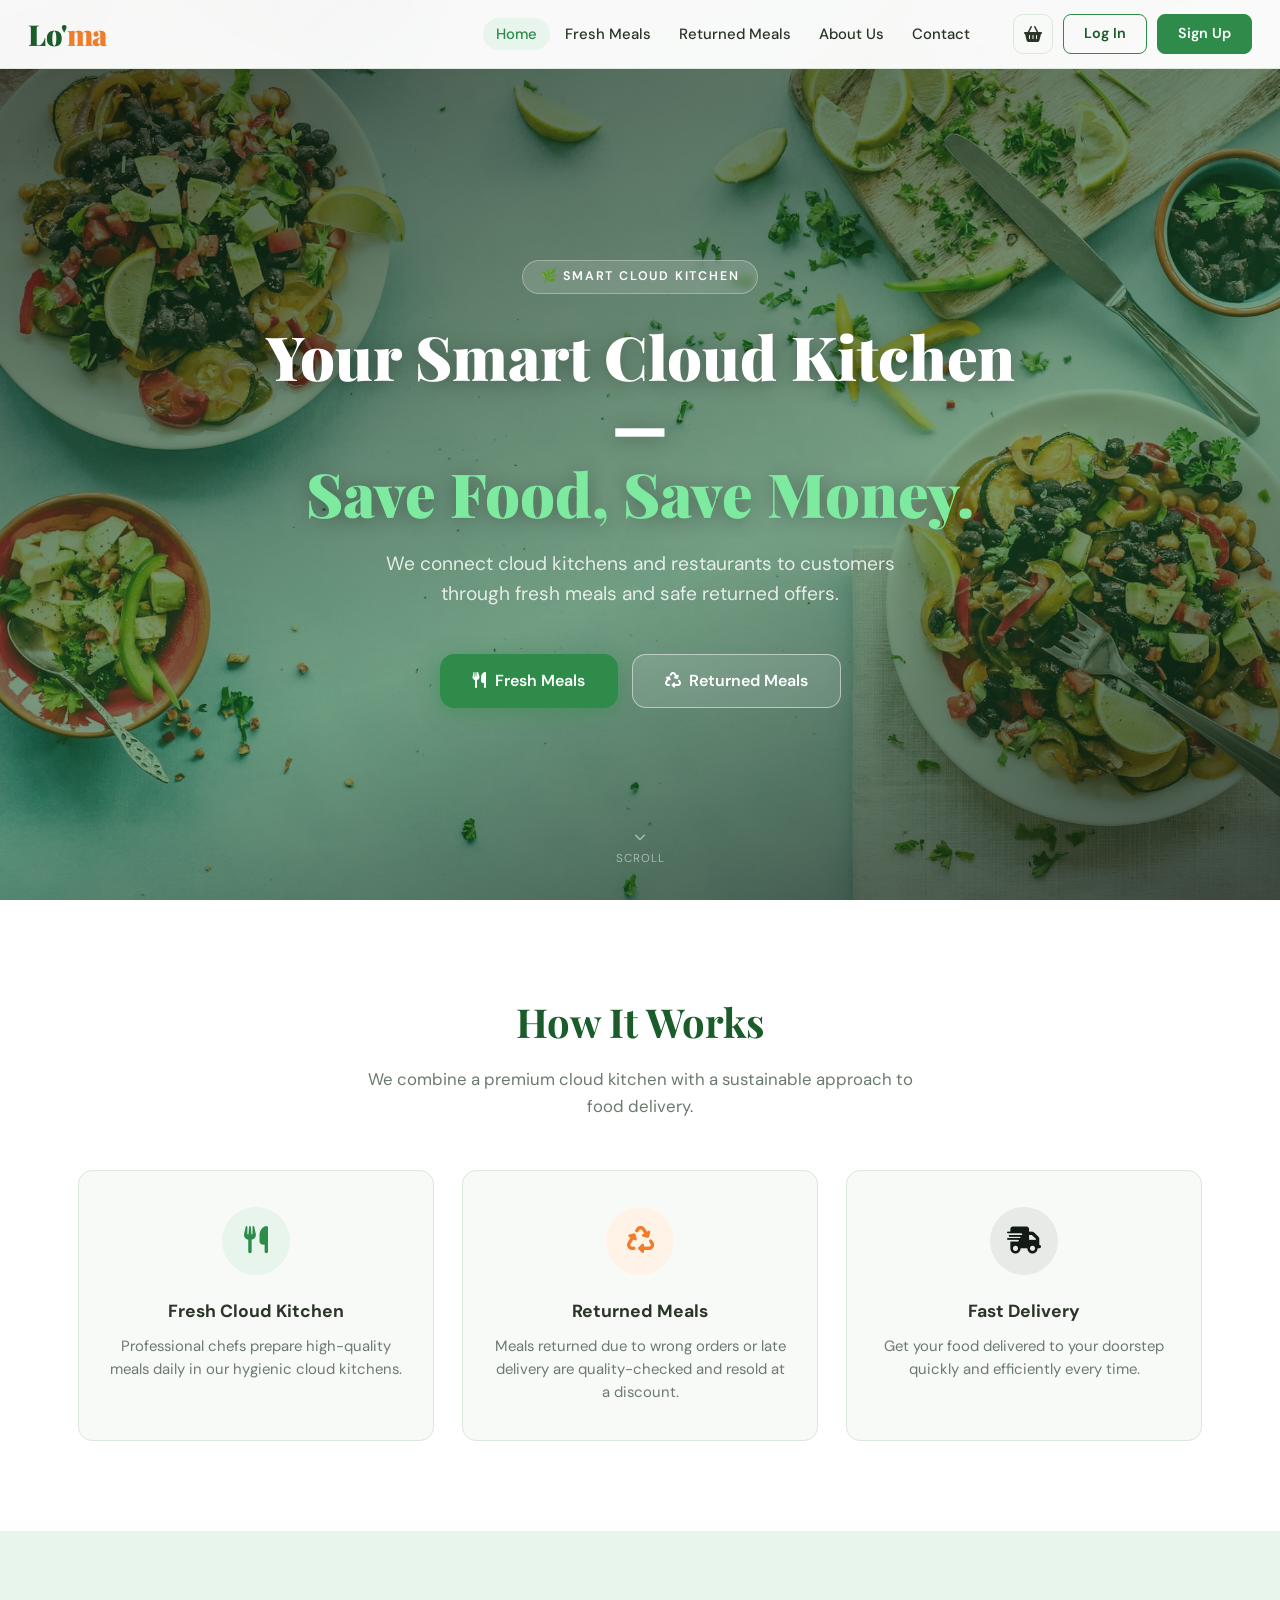
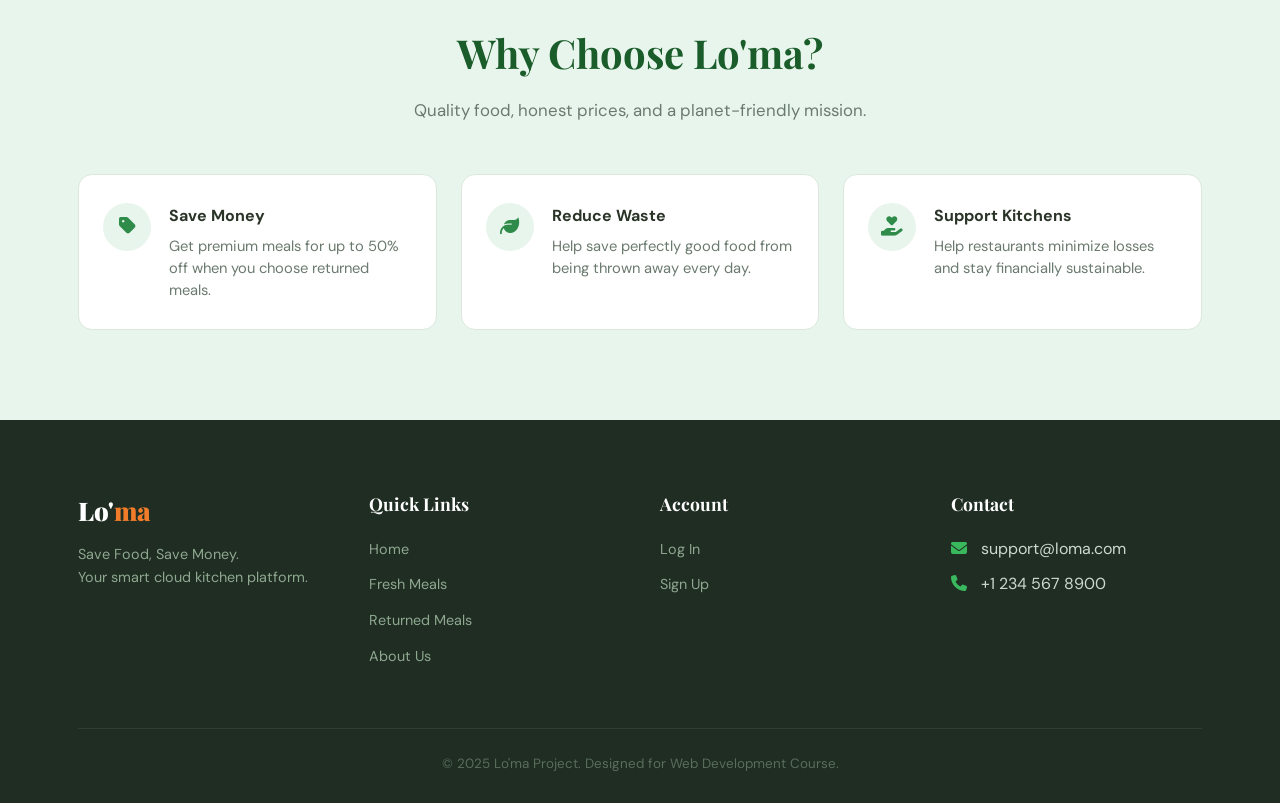
<file: index.html>
<!DOCTYPE html>
<html lang="en">
<head>
  <meta charset="UTF-8"/>
  <meta name="viewport" content="width=device-width, initial-scale=1.0"/>
  <title>Home — Lo'ma</title>
  <link rel="stylesheet" href="style.css"/>
  <link rel="stylesheet" href="https://cdnjs.cloudflare.com/ajax/libs/font-awesome/6.4.0/css/all.min.css"/>
</head>
<body>
<nav class="navbar" id="navbar">
  <div class="nav-container">
    <a href="index.html" class="logo">Lo'<span>ma</span></a>
    <ul class="nav-links">
      <li class="active"><a href="index.html">Home</a></li>
      <li><a href="new_meal.html">Fresh Meals</a></li>
      <li><a href="custORrest.html">Returned Meals</a></li>
      <li><a href="about.html">About Us</a></li>
      <li><a href="contact.html">Contact</a></li>
    </ul>
    <div class="nav-auth">
      <a class="cart-icon-btn" href="#" onclick="window.lomaCart&&lomaCart.toggleSidebar();return false;" id="cartNavBtn" title="Your Cart">
        <i class="fas fa-shopping-basket"></i>
        <span class="cart-badge" id="cartBadge" style="display:none">0</span>
      </a>
      <a class="login-btn" href="login.html">Log In</a>
      <a class="signup-btn" href="signup.html">Sign Up</a>
    </div>
    <button class="hamburger" id="hamburger" aria-label="Menu">
      <span></span><span></span><span></span>
    </button>
  </div>
</nav>
<ul class="mobile-menu" id="mobileMenu">
  <li class="active"><a href="index.html">Home</a></li>
  <li><a href="new_meal.html">Fresh Meals</a></li>
  <li><a href="custORrest.html">Returned Meals</a></li>
  <li><a href="about.html">About Us</a></li>
  <li><a href="contact.html">Contact</a></li>
  <div class="mobile-auth">
    <a class="login-btn" href="login.html">Log In</a>
    <a class="signup-btn" href="signup.html">Sign Up</a>
  </div>
</ul>
<section id="home-section">
  <header class="hero-section">
    <div class="hero-bg">
      <img src="images/cloudCh.jpg" alt="Cloud Kitchen" class="hero-image"/>
      <div class="hero-overlay"></div>
    </div>
    <div class="hero-content">
      <div class="hero-badge">🌿 Smart Cloud Kitchen</div>
      <h1>Your Smart Cloud Kitchen —<br/><em>Save Food, Save Money.</em></h1>
      <p class="hero-lead">We connect cloud kitchens and restaurants to customers through fresh meals and safe returned offers.</p>
      <div class="hero-buttons">
        <a href="new_meal.html" class="hero-btn active"><i class="fas fa-utensils" style="margin-right:8px"></i>Fresh Meals</a>
        <a href="custORrest.html" class="hero-btn"><i class="fas fa-recycle" style="margin-right:8px"></i>Returned Meals</a>
      </div>
    </div>
    <div class="hero-scroll"><i class="fas fa-chevron-down"></i><span>Scroll</span></div>
  </header>
</section>
<section class="features">
  <div class="co">
    <div class="sec-title"><h2>How It Works</h2><p>We combine a premium cloud kitchen with a sustainable approach to food delivery.</p></div>
    <div class="card-grid">
      <div class="card2"><div class="card2-icon green"><i class="fas fa-utensils"></i></div><h3>Fresh Cloud Kitchen</h3><p>Professional chefs prepare high-quality meals daily in our hygienic cloud kitchens.</p></div>
      <div class="card2"><div class="card2-icon orange"><i class="fas fa-recycle"></i></div><h3>Returned Meals</h3><p>Meals returned due to wrong orders or late delivery are quality-checked and resold at a discount.</p></div>
      <div class="card2"><div class="card2-icon dark"><i class="fas fa-truck-fast"></i></div><h3>Fast Delivery</h3><p>Get your food delivered to your doorstep quickly and efficiently every time.</p></div>
    </div>
  </div>
</section>
<section class="why-section">
  <div class="co">
    <div class="sec-title"><h2>Why Choose Lo'ma?</h2><p>Quality food, honest prices, and a planet-friendly mission.</p></div>
    <div class="why-grid">
      <div class="why-item"><div class="why-icon"><i class="fas fa-tag"></i></div><div><h4>Save Money</h4><p>Get premium meals for up to 50% off when you choose returned meals.</p></div></div>
      <div class="why-item"><div class="why-icon"><i class="fas fa-leaf"></i></div><div><h4>Reduce Waste</h4><p>Help save perfectly good food from being thrown away every day.</p></div></div>
      <div class="why-item"><div class="why-icon"><i class="fas fa-hand-holding-heart"></i></div><div><h4>Support Kitchens</h4><p>Help restaurants minimize losses and stay financially sustainable.</p></div></div>
    </div>
  </div>
</section>
<footer>
  <div class="co">
    <div class="footer-content">
      <div class="footer-col"><div class="footer-logo">Lo'<span>ma</span></div><p>Save Food, Save Money.<br/>Your smart cloud kitchen platform.</p></div>
      <div class="footer-col"><h3>Quick Links</h3><ul><li><a href="index.html">Home</a></li><li><a href="new_meal.html">Fresh Meals</a></li><li><a href="custORrest.html">Returned Meals</a></li><li><a href="about.html">About Us</a></li></ul></div>
      <div class="footer-col"><h3>Account</h3><ul><li><a href="login.html">Log In</a></li><li><a href="signup.html">Sign Up</a></li></ul></div>
      <div class="footer-col"><h3>Contact</h3><ul><li><i class="fas fa-envelope"></i> support@loma.com</li><li><i class="fas fa-phone"></i> +1 234 567 8900</li></ul></div>
    </div>
    <div class="copyright"><p>&copy; 2025 Lo'ma Project. Designed for Web Development Course.</p></div>
  </div>
</footer>
<script src="main.js"></script>
<script src="cart.js"></script>
<script src="modal.js"></script>
</body>
</html>
</file>
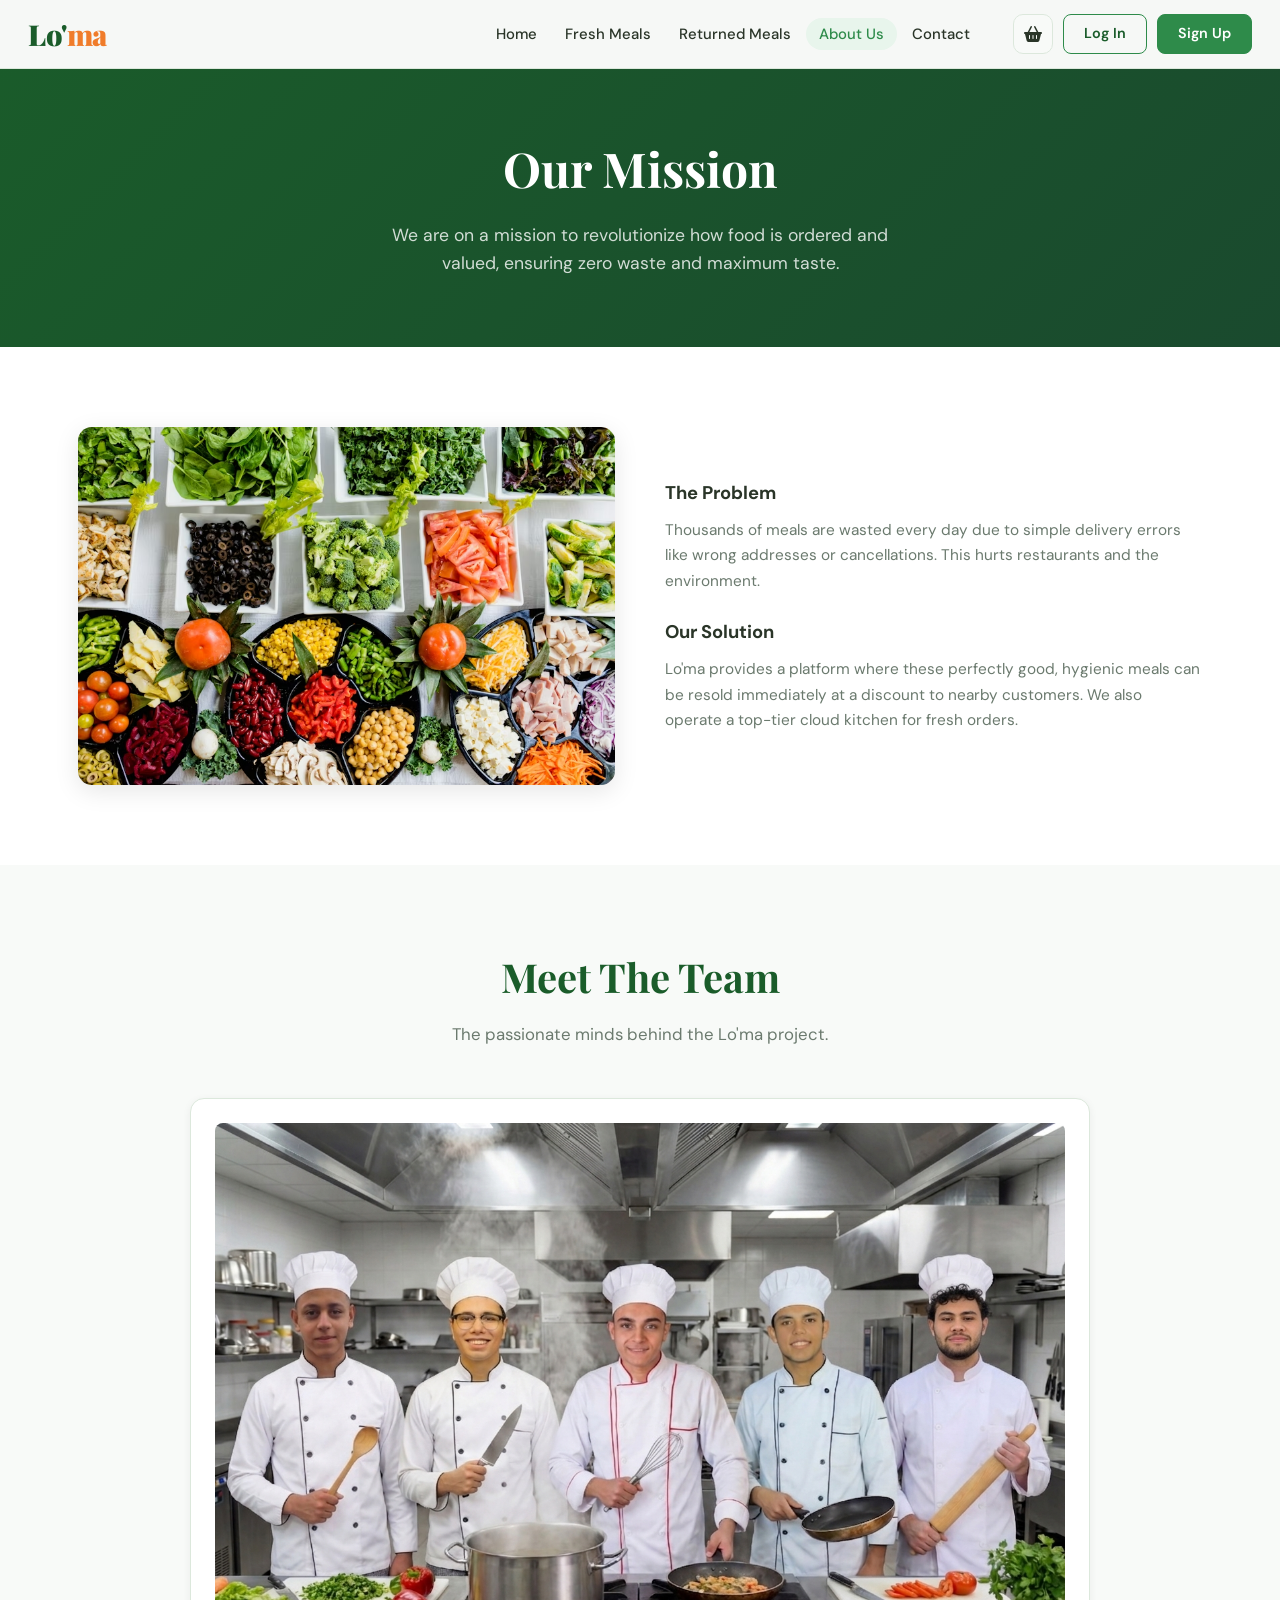
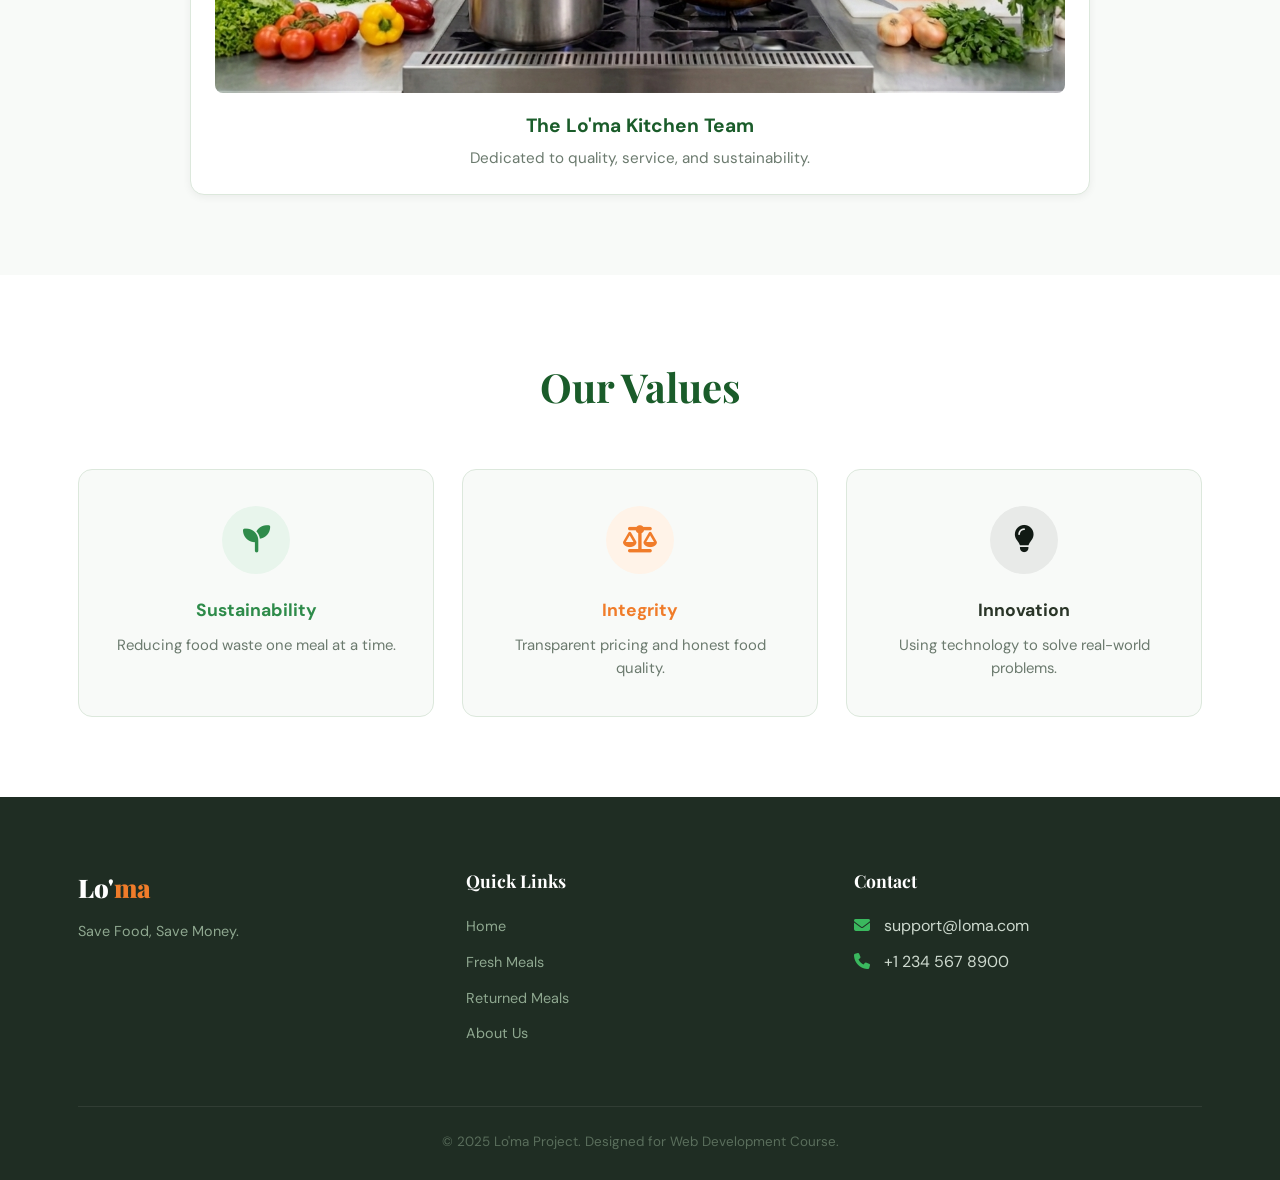
<file: about.html>
<!DOCTYPE html>
<html lang="en">
<head>
  <meta charset="UTF-8"/>
  <meta name="viewport" content="width=device-width, initial-scale=1.0"/>
  <title>About Us — Lo'ma</title>
  <link rel="stylesheet" href="style.css"/>
  <link rel="stylesheet" href="https://cdnjs.cloudflare.com/ajax/libs/font-awesome/6.4.0/css/all.min.css"/>
</head>
<body>
<nav class="navbar" id="navbar">
  <div class="nav-container">
    <a href="index.html" class="logo">Lo'<span>ma</span></a>
    <ul class="nav-links">
      <li><a href="index.html">Home</a></li>
      <li><a href="new_meal.html">Fresh Meals</a></li>
      <li><a href="custORrest.html">Returned Meals</a></li>
      <li class="active"><a href="about.html">About Us</a></li>
      <li><a href="contact.html">Contact</a></li>
    </ul>
    <div class="nav-auth">
      <a class="cart-icon-btn" href="#" onclick="window.lomaCart&&lomaCart.toggleSidebar();return false;" id="cartNavBtn" title="Your Cart">
        <i class="fas fa-shopping-basket"></i>
        <span class="cart-badge" id="cartBadge" style="display:none">0</span>
      </a>
      <a class="login-btn" href="login.html">Log In</a>
      <a class="signup-btn" href="signup.html">Sign Up</a>
    </div>
    <button class="hamburger" id="hamburger" aria-label="Menu"><span></span><span></span><span></span></button>
  </div>
</nav>
<ul class="mobile-menu" id="mobileMenu">
  <li><a href="index.html">Home</a></li>
  <li><a href="new_meal.html">Fresh Meals</a></li>
  <li><a href="custORrest.html">Returned Meals</a></li>
  <li class="active"><a href="about.html">About Us</a></li>
  <li><a href="contact.html">Contact</a></li>
  <div class="mobile-auth">
    <a class="login-btn" href="login.html">Log In</a>
    <a class="signup-btn" href="signup.html">Sign Up</a>
  </div>
</ul>

<section class="about-hero">
  <div class="co">
    <h1>Our Mission</h1>
    <p>We are on a mission to revolutionize how food is ordered and valued, ensuring zero waste and maximum taste.</p>
  </div>
</section>

<section class="about-mission">
  <div class="co">
    <div class="about-flex">
      <img src="images/photo-1498837167922-ddd27525d352.avif" alt="Food Concept"/>
      <div class="about-text">
        <h3>The Problem</h3>
        <p>Thousands of meals are wasted every day due to simple delivery errors like wrong addresses or cancellations. This hurts restaurants and the environment.</p>
        <h3>Our Solution</h3>
        <p>Lo'ma provides a platform where these perfectly good, hygienic meals can be resold immediately at a discount to nearby customers. We also operate a top-tier cloud kitchen for fresh orders.</p>
      </div>
    </div>
  </div>
</section>

<section class="team-section">
  <div class="co">
    <div class="sec-title"><h2>Meet The Team</h2><p>The passionate minds behind the Lo'ma project.</p></div>
    <div class="team-card">
      <img src="images/Untitled LiveDoc (3) (1).jpg" alt="Lo'ma Team"/>
      <h3>The Lo'ma Kitchen Team</h3>
      <p>Dedicated to quality, service, and sustainability.</p>
    </div>
  </div>
</section>

<section class="values-section">
  <div class="co">
    <div class="sec-title"><h2>Our Values</h2></div>
    <div class="card-grid">
      <div class="card2"><div class="card2-icon green"><i class="fas fa-seedling"></i></div><h3 style="color:var(--green-mid)">Sustainability</h3><p>Reducing food waste one meal at a time.</p></div>
      <div class="card2"><div class="card2-icon orange"><i class="fas fa-balance-scale"></i></div><h3 style="color:var(--orange)">Integrity</h3><p>Transparent pricing and honest food quality.</p></div>
      <div class="card2"><div class="card2-icon dark"><i class="fas fa-lightbulb"></i></div><h3>Innovation</h3><p>Using technology to solve real-world problems.</p></div>
    </div>
  </div>
</section>

<footer>
  <div class="co">
    <div class="footer-content">
      <div class="footer-col"><div class="footer-logo">Lo'<span>ma</span></div><p>Save Food, Save Money.</p></div>
      <div class="footer-col"><h3>Quick Links</h3><ul><li><a href="index.html">Home</a></li><li><a href="new_meal.html">Fresh Meals</a></li><li><a href="custORrest.html">Returned Meals</a></li><li><a href="about.html">About Us</a></li></ul></div>
      <div class="footer-col"><h3>Contact</h3><ul><li><i class="fas fa-envelope"></i> support@loma.com</li><li><i class="fas fa-phone"></i> +1 234 567 8900</li></ul></div>
    </div>
    <div class="copyright"><p>&copy; 2025 Lo'ma Project. Designed for Web Development Course.</p></div>
  </div>
</footer>
<script src="main.js"></script>
<script src="cart.js"></script>
<script src="modal.js"></script>
</body>
</html>
</file>
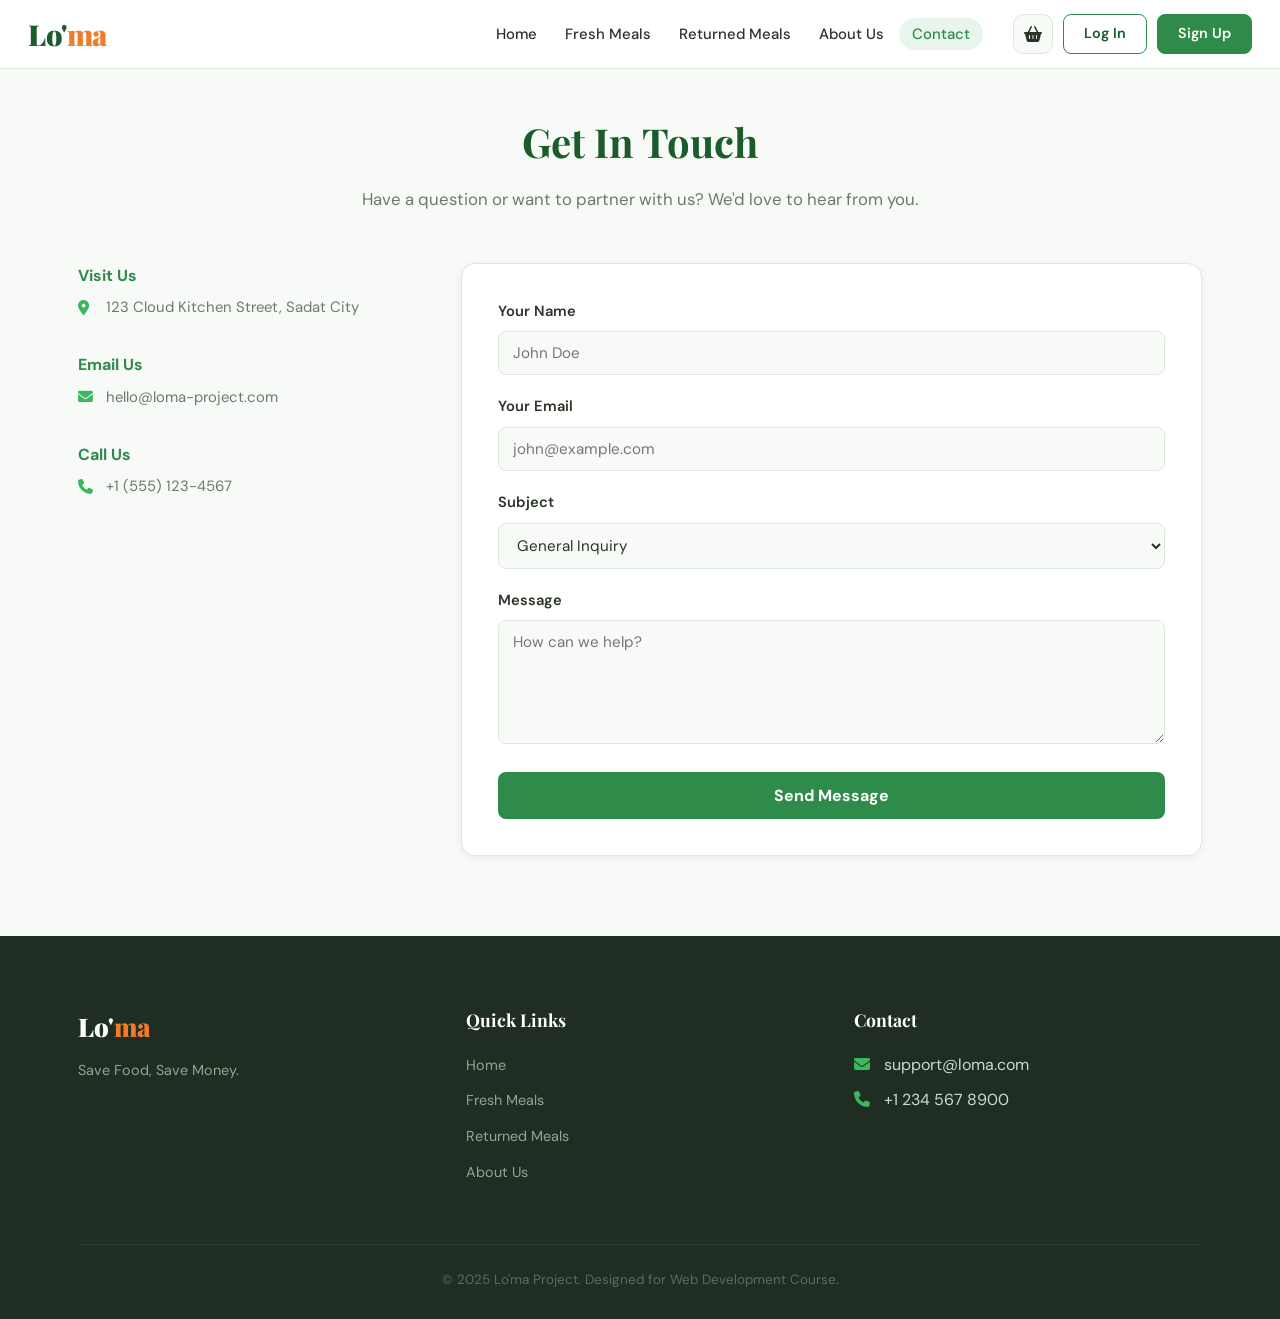
<file: contact.html>
<!DOCTYPE html>
<html lang="en">
<head>
  <meta charset="UTF-8"/>
  <meta name="viewport" content="width=device-width, initial-scale=1.0"/>
  <title>Contact — Lo'ma</title>
  <link rel="stylesheet" href="style.css"/>
  <link rel="stylesheet" href="https://cdnjs.cloudflare.com/ajax/libs/font-awesome/6.4.0/css/all.min.css"/>
</head>
<body>
<nav class="navbar" id="navbar">
  <div class="nav-container">
    <a href="index.html" class="logo">Lo'<span>ma</span></a>
    <ul class="nav-links">
      <li><a href="index.html">Home</a></li>
      <li><a href="new_meal.html">Fresh Meals</a></li>
      <li><a href="custORrest.html">Returned Meals</a></li>
      <li><a href="about.html">About Us</a></li>
      <li class="active"><a href="contact.html">Contact</a></li>
    </ul>
    <div class="nav-auth">
      <a class="cart-icon-btn" href="#" onclick="window.lomaCart&&lomaCart.toggleSidebar();return false;" id="cartNavBtn" title="Your Cart">
        <i class="fas fa-shopping-basket"></i>
        <span class="cart-badge" id="cartBadge" style="display:none">0</span>
      </a>
      <a class="login-btn" href="login.html">Log In</a>
      <a class="signup-btn" href="signup.html">Sign Up</a>
    </div>
    <button class="hamburger" id="hamburger" aria-label="Menu"><span></span><span></span><span></span></button>
  </div>
</nav>
<ul class="mobile-menu" id="mobileMenu">
  <li><a href="index.html">Home</a></li>
  <li><a href="new_meal.html">Fresh Meals</a></li>
  <li><a href="custORrest.html">Returned Meals</a></li>
  <li><a href="about.html">About Us</a></li>
  <li class="active"><a href="contact.html">Contact</a></li>
  <div class="mobile-auth">
    <a class="login-btn" href="login.html">Log In</a>
    <a class="signup-btn" href="signup.html">Sign Up</a>
  </div>
</ul>

<section class="contact-section">
  <div class="co">
    <div class="sec-title">
      <h2>Get In Touch</h2>
      <p>Have a question or want to partner with us? We'd love to hear from you.</p>
    </div>
    <div class="contact-grid">
      <div class="contact-info">
        <div class="contact-info-item">
          <h4>Visit Us</h4>
          <p><i class="fas fa-map-marker-alt"></i> 123 Cloud Kitchen Street, Sadat City</p>
        </div>
        <div class="contact-info-item">
          <h4>Email Us</h4>
          <p><i class="fas fa-envelope"></i> hello@loma-project.com</p>
        </div>
        <div class="contact-info-item">
          <h4>Call Us</h4>
          <p><i class="fas fa-phone"></i> +1 (555) 123-4567</p>
        </div>
      </div>
      <div class="contact-form-card">
        <form onsubmit="event.preventDefault(); alert('Message sent! (Front-end demo)');">
          <div class="form-group2"><label for="name">Your Name</label><input type="text" id="name" class="form-control" placeholder="John Doe" required/></div>
          <div class="form-group2"><label for="email">Your Email</label><input type="email" id="email" class="form-control" placeholder="john@example.com" required/></div>
          <div class="form-group2"><label for="subject">Subject</label>
            <select id="subject" class="form-control">
              <option>General Inquiry</option>
              <option>Order Issue</option>
              <option>Partner with us</option>
            </select>
          </div>
          <div class="form-group2"><label for="message">Message</label><textarea id="message" class="form-control" rows="5" placeholder="How can we help?" required></textarea></div>
          <button type="submit" class="btnn btnn-primary" style="width:100%">Send Message</button>
        </form>
      </div>
    </div>
  </div>
</section>

<footer>
  <div class="co">
    <div class="footer-content">
      <div class="footer-col"><div class="footer-logo">Lo'<span>ma</span></div><p>Save Food, Save Money.</p></div>
      <div class="footer-col"><h3>Quick Links</h3><ul><li><a href="index.html">Home</a></li><li><a href="new_meal.html">Fresh Meals</a></li><li><a href="custORrest.html">Returned Meals</a></li><li><a href="about.html">About Us</a></li></ul></div>
      <div class="footer-col"><h3>Contact</h3><ul><li><i class="fas fa-envelope"></i> support@loma.com</li><li><i class="fas fa-phone"></i> +1 234 567 8900</li></ul></div>
    </div>
    <div class="copyright"><p>&copy; 2025 Lo'ma Project. Designed for Web Development Course.</p></div>
  </div>
</footer>
<script src="main.js"></script>
<script src="cart.js"></script>
<script src="modal.js"></script>
</body>
</html>
</file>
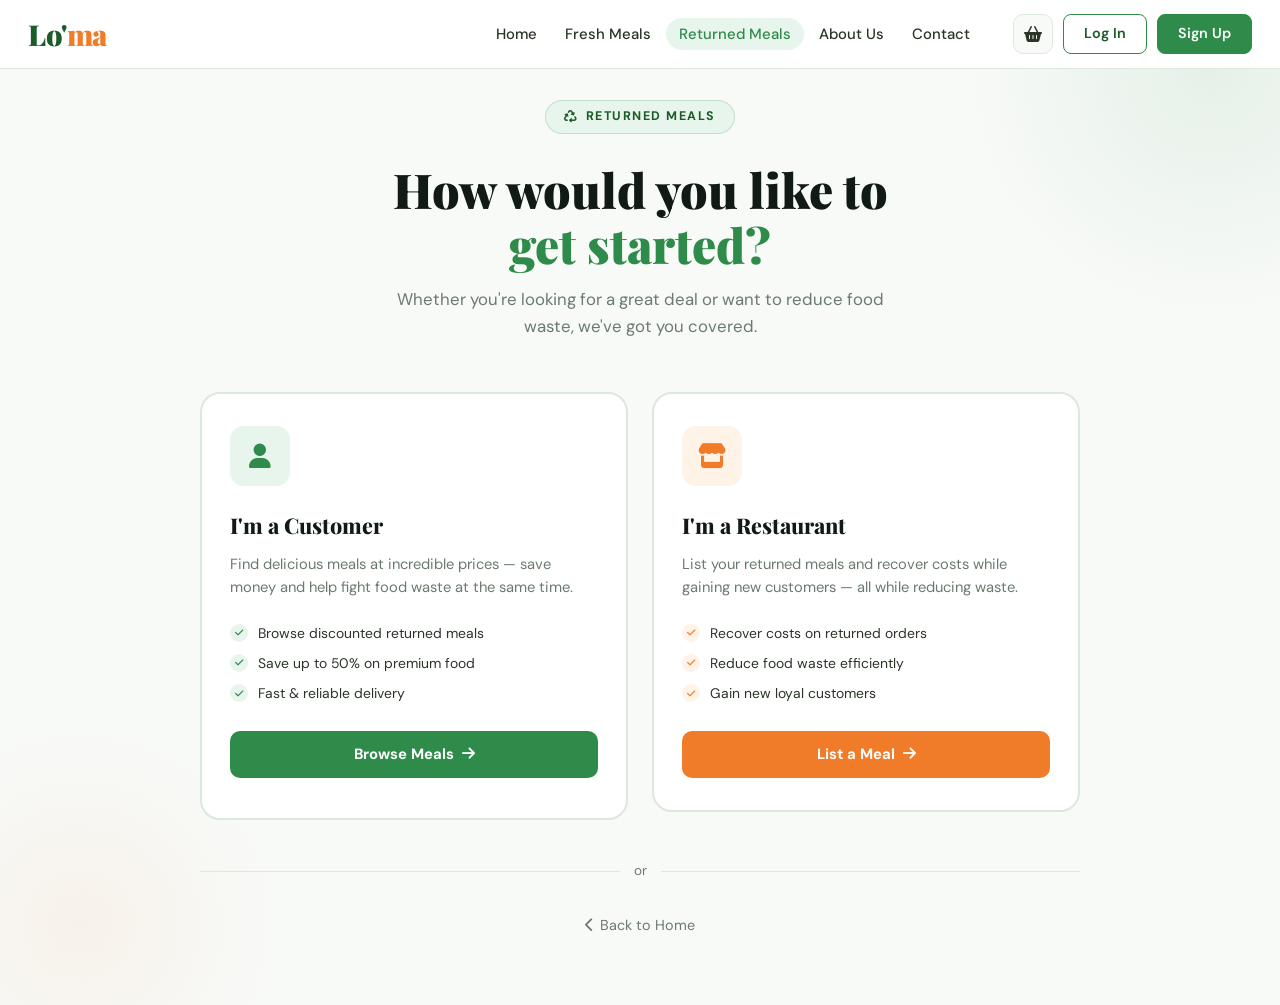
<file: custORrest.html>
<!DOCTYPE html>
<html lang="en">
<head>
  <meta charset="UTF-8"/>
  <meta name="viewport" content="width=device-width, initial-scale=1.0"/>
  <title>Welcome — Lo'ma</title>
  <link rel="stylesheet" href="style.css"/>
  <link rel="stylesheet" href="https://cdnjs.cloudflare.com/ajax/libs/font-awesome/6.4.0/css/all.min.css"/>
  <style>
    .role-page{min-height:100vh;display:flex;align-items:center;justify-content:center;padding:100px 24px 60px;background:var(--bg);position:relative;overflow:hidden}
    .role-page::before{content:'';position:absolute;top:-180px;right:-180px;width:500px;height:500px;background:radial-gradient(circle,rgba(46,139,74,0.09) 0%,transparent 70%);border-radius:50%;pointer-events:none}
    .role-page::after{content:'';position:absolute;bottom:-120px;left:-120px;width:400px;height:400px;background:radial-gradient(circle,rgba(240,124,42,0.07) 0%,transparent 70%);border-radius:50%;pointer-events:none}
    .role-wrapper{max-width:880px;width:100%;text-align:center;position:relative;z-index:1}
    .role-eyebrow{display:inline-flex;align-items:center;gap:8px;background:var(--green-light);color:var(--green-deep);font-size:0.78rem;font-weight:700;letter-spacing:1.5px;text-transform:uppercase;padding:6px 18px;border-radius:50px;margin-bottom:28px;border:1px solid rgba(46,139,74,0.2)}
    .role-title{font-family:var(--font-display);font-size:clamp(2rem,4.5vw,3rem);font-weight:900;color:var(--dark);margin-bottom:14px;line-height:1.15}
    .role-title span{color:var(--green-mid)}
    .role-subtitle{color:var(--text-muted);font-size:1.05rem;margin-bottom:52px;max-width:500px;margin-left:auto;margin-right:auto;line-height:1.6}
    .roles-grid{display:grid;grid-template-columns:1fr 1fr;gap:24px;margin-bottom:40px}
    @media(max-width:620px){.roles-grid{grid-template-columns:1fr}}
    .role-card-new{display:flex;flex-direction:column;align-items:flex-start;background:var(--white);border:2px solid var(--border);border-radius:20px;padding:32px 28px;text-decoration:none;color:inherit;position:relative;overflow:hidden;transition:all 0.32s cubic-bezier(.4,0,.2,1);text-align:left}
    .role-card-new:hover{transform:translateY(-8px);box-shadow:0 20px 56px rgba(0,0,0,0.11)}
    .role-card-new.customer:hover{border-color:var(--green-mid)}
    .role-card-new.restaurant:hover{border-color:var(--orange)}
    .role-arrow-badge{position:absolute;top:24px;right:24px;width:34px;height:34px;border-radius:50%;display:flex;align-items:center;justify-content:center;font-size:0.82rem;opacity:0;transform:translateX(-8px);transition:all 0.28s ease}
    .customer .role-arrow-badge{background:var(--green-light);color:var(--green-mid)}
    .restaurant .role-arrow-badge{background:var(--orange-light);color:var(--orange)}
    .role-card-new:hover .role-arrow-badge{opacity:1;transform:translateX(0)}
    .role-icon-wrap{width:60px;height:60px;border-radius:14px;display:flex;align-items:center;justify-content:center;font-size:1.55rem;margin-bottom:22px;transition:transform 0.3s ease}
    .role-card-new:hover .role-icon-wrap{transform:scale(1.08)}
    .customer .role-icon-wrap{background:var(--green-light);color:var(--green-mid)}
    .restaurant .role-icon-wrap{background:var(--orange-light);color:var(--orange)}
    .role-card-title{font-family:var(--font-display);font-size:1.35rem;font-weight:800;color:var(--dark);margin-bottom:10px}
    .role-card-desc{color:var(--text-muted);font-size:0.92rem;line-height:1.6;margin-bottom:22px}
    .role-features{display:flex;flex-direction:column;gap:8px;margin-bottom:26px;width:100%}
    .role-feature{display:flex;align-items:center;gap:10px;font-size:0.87rem;color:var(--text)}
    .role-feature .feat-dot{width:18px;height:18px;border-radius:50%;display:flex;align-items:center;justify-content:center;font-size:0.6rem;flex-shrink:0}
    .customer .feat-dot{background:var(--green-light);color:var(--green-mid)}
    .restaurant .feat-dot{background:var(--orange-light);color:var(--orange)}
    .role-cta-btn{display:flex;align-items:center;justify-content:center;gap:8px;font-weight:700;font-size:0.93rem;padding:12px 22px;border-radius:10px;border:none;transition:all 0.26s ease;width:100%;text-decoration:none;cursor:pointer}
    .customer .role-cta-btn{background:var(--green-mid);color:#fff}
    .customer .role-cta-btn:hover{background:var(--green-deep)}
    .restaurant .role-cta-btn{background:var(--orange);color:#fff}
    .restaurant .role-cta-btn:hover{background:#d4691f}
    .role-divider{display:flex;align-items:center;gap:14px;color:var(--text-muted);font-size:0.85rem;margin-bottom:24px}
    .role-divider::before,.role-divider::after{content:'';flex:1;height:1px;background:var(--border)}
    .role-back{color:var(--text-muted);font-size:0.9rem;text-decoration:none;display:inline-flex;align-items:center;gap:6px;transition:color 0.2s;padding:8px 16px;border-radius:8px}
    .role-back:hover{color:var(--green-mid);background:var(--green-light)}
  </style>
</head>
<body>
<nav class="navbar" id="navbar">
  <div class="nav-container">
    <a href="index.html" class="logo">Lo'<span>ma</span></a>
    <ul class="nav-links">
      <li><a href="index.html">Home</a></li>
      <li><a href="new_meal.html">Fresh Meals</a></li>
      <li class="active"><a href="custORrest.html">Returned Meals</a></li>
      <li><a href="about.html">About Us</a></li>
      <li><a href="contact.html">Contact</a></li>
    </ul>
    <div class="nav-auth">
      <a class="cart-icon-btn" href="#" onclick="window.lomaCart&&lomaCart.toggleSidebar();return false;" id="cartNavBtn" title="Your Cart">
        <i class="fas fa-shopping-basket"></i>
        <span class="cart-badge" id="cartBadge" style="display:none">0</span>
      </a>
      <a class="login-btn" href="login.html">Log In</a>
      <a class="signup-btn" href="signup.html">Sign Up</a>
    </div>
    <button class="hamburger" id="hamburger" aria-label="Menu"><span></span><span></span><span></span></button>
  </div>
</nav>
<ul class="mobile-menu" id="mobileMenu">
  <li><a href="index.html">Home</a></li>
  <li><a href="new_meal.html">Fresh Meals</a></li>
  <li class="active"><a href="custORrest.html">Returned Meals</a></li>
  <li><a href="about.html">About Us</a></li>
  <li><a href="contact.html">Contact</a></li>
  <div class="mobile-auth">
    <a class="login-btn" href="login.html">Log In</a>
    <a class="signup-btn" href="signup.html">Sign Up</a>
  </div>
</ul>

<div class="role-page">
  <div class="role-wrapper">
    <div class="role-eyebrow"><i class="fas fa-recycle"></i> Returned Meals</div>
    <h1 class="role-title">How would you like to<br/><span>get started?</span></h1>
    <p class="role-subtitle">Whether you're looking for a great deal or want to reduce food waste, we've got you covered.</p>

    <div class="roles-grid">
      <a href="return_meal.html" class="role-card-new customer">
        <div class="role-arrow-badge"><i class="fas fa-arrow-right"></i></div>
        <div class="role-icon-wrap"><i class="fas fa-user"></i></div>
        <div class="role-card-title">I'm a Customer</div>
        <p class="role-card-desc">Find delicious meals at incredible prices — save money and help fight food waste at the same time.</p>
        <div class="role-features">
          <div class="role-feature"><span class="feat-dot"><i class="fas fa-check"></i></span> Browse discounted returned meals</div>
          <div class="role-feature"><span class="feat-dot"><i class="fas fa-check"></i></span> Save up to 50% on premium food</div>
          <div class="role-feature"><span class="feat-dot"><i class="fas fa-check"></i></span> Fast & reliable delivery</div>
        </div>
        <span class="role-cta-btn">Browse Meals <i class="fas fa-arrow-right"></i></span>
      </a>

      <a href="restaurant.html" class="role-card-new restaurant">
        <div class="role-arrow-badge"><i class="fas fa-arrow-right"></i></div>
        <div class="role-icon-wrap"><i class="fas fa-store"></i></div>
        <div class="role-card-title">I'm a Restaurant</div>
        <p class="role-card-desc">List your returned meals and recover costs while gaining new customers — all while reducing waste.</p>
        <div class="role-features">
          <div class="role-feature"><span class="feat-dot"><i class="fas fa-check"></i></span> Recover costs on returned orders</div>
          <div class="role-feature"><span class="feat-dot"><i class="fas fa-check"></i></span> Reduce food waste efficiently</div>
          <div class="role-feature"><span class="feat-dot"><i class="fas fa-check"></i></span> Gain new loyal customers</div>
        </div>
        <span class="role-cta-btn">List a Meal <i class="fas fa-arrow-right"></i></span>
      </a>
    </div>

    <div class="role-divider">or</div>
    <a href="index.html" class="role-back"><i class="fas fa-chevron-left"></i> Back to Home</a>
  </div>
</div>

<script src="main.js"></script>
<script src="cart.js"></script>
<script src="modal.js"></script>
</body>
</html>
</file>
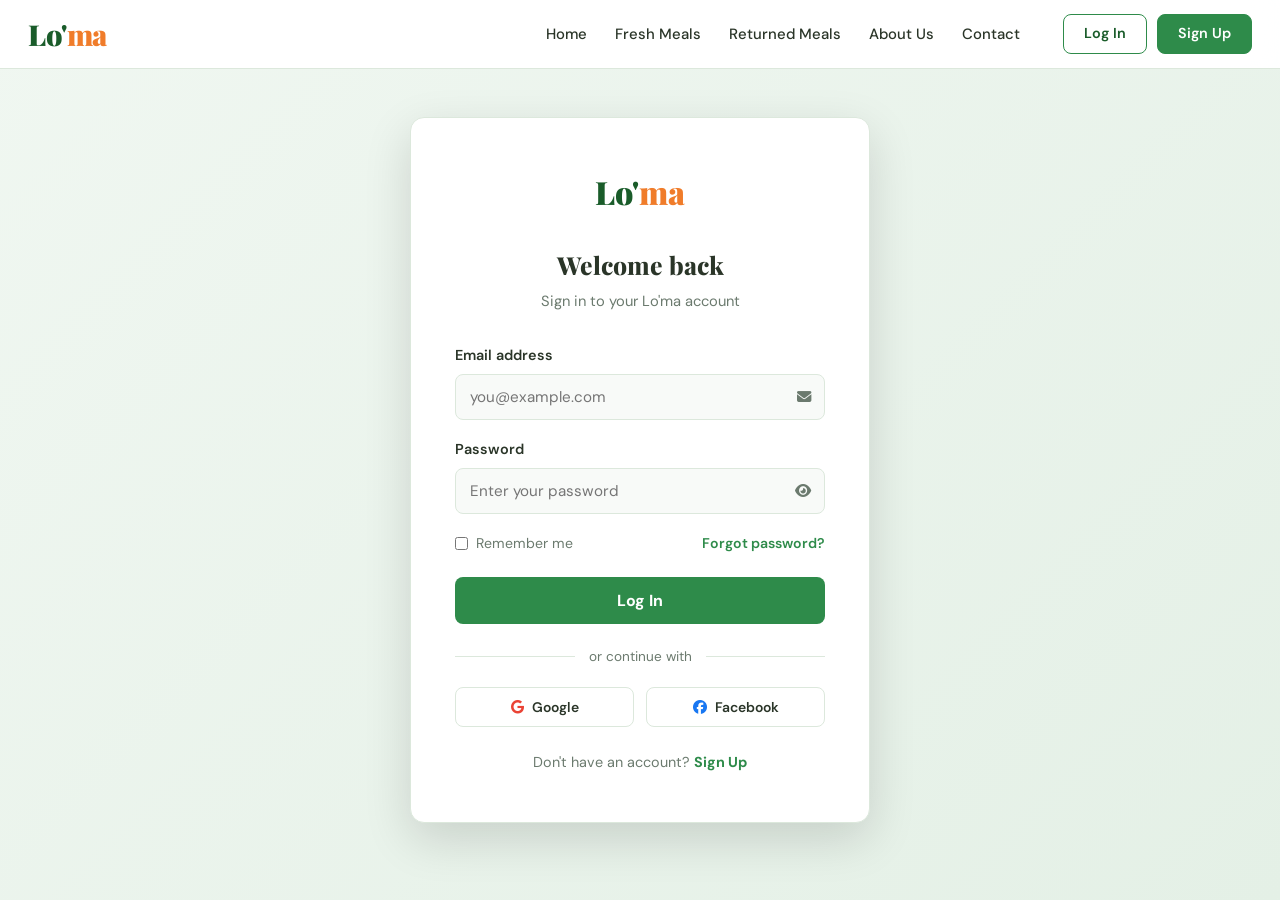
<file: login.html>
<!DOCTYPE html>
<html lang="en">
<head>
  <meta charset="UTF-8"/>
  <meta name="viewport" content="width=device-width, initial-scale=1.0"/>
  <title>Log In — Lo'ma</title>
  <link rel="stylesheet" href="style.css"/>
  <link rel="stylesheet" href="https://cdnjs.cloudflare.com/ajax/libs/font-awesome/6.4.0/css/all.min.css"/>
</head>
<body>
<nav class="navbar" id="navbar">
  <div class="nav-container">
    <a href="index.html" class="logo">Lo'<span>ma</span></a>
    <ul class="nav-links">
      <li><a href="index.html">Home</a></li>
      <li><a href="new_meal.html">Fresh Meals</a></li>
      <li><a href="return_meal.html">Returned Meals</a></li>
      <li><a href="about.html">About Us</a></li>
      <li><a href="contact.html">Contact</a></li>
    </ul>
    <div class="nav-auth">
      <a class="login-btn" href="login.html">Log In</a>
      <a class="signup-btn" href="signup.html">Sign Up</a>
    </div>
    <button class="hamburger" id="hamburger" aria-label="Menu"><span></span><span></span><span></span></button>
  </div>
</nav>
<ul class="mobile-menu" id="mobileMenu">
  <li><a href="index.html">Home</a></li>
  <li><a href="new_meal.html">Fresh Meals</a></li>
  <li><a href="return_meal.html">Returned Meals</a></li>
  <li><a href="about.html">About Us</a></li>
  <li><a href="contact.html">Contact</a></li>
  <div class="mobile-auth">
    <a class="login-btn" href="login.html">Log In</a>
    <a class="signup-btn" href="signup.html">Sign Up</a>
  </div>
</ul>

<div class="auth-page">
  <div class="auth-card">
    <div class="auth-logo">
      <a href="index.html">Lo'<span>ma</span></a>
    </div>
    <h2>Welcome back</h2>
    <p class="auth-subtitle">Sign in to your Lo'ma account</p>

    <form onsubmit="event.preventDefault(); alert('Login successful! (Front-end demo)');">
      <div class="auth-form-group">
        <label for="email">Email address</label>
        <div class="auth-input-wrap">
          <input type="email" id="email" class="auth-input" placeholder="you@example.com" required/>
          <i class="fas fa-envelope"></i>
        </div>
      </div>
      <div class="auth-form-group">
        <label for="password">Password</label>
        <div class="auth-input-wrap">
          <input type="password" id="password" class="auth-input" placeholder="Enter your password" required/>
          <i class="fas fa-eye" id="togglePwd" onclick="togglePassword('password','togglePwd')"></i>
        </div>
      </div>
      <div class="auth-row">
        <label class="auth-check"><input type="checkbox"/> Remember me</label>
        <a href="#" class="auth-forgot">Forgot password?</a>
      </div>
      <button type="submit" class="auth-btn">Log In</button>
    </form>

    <div class="auth-divider">or continue with</div>
    <div class="auth-social">
      <button class="auth-social-btn"><i class="fab fa-google" style="color:#ea4335"></i> Google</button>
      <button class="auth-social-btn"><i class="fab fa-facebook" style="color:#1877f2"></i> Facebook</button>
    </div>

    <p class="auth-switch">Don't have an account? <a href="signup.html">Sign Up</a></p>
  </div>
</div>

<script src="main.js"></script>
<script>
function togglePassword(inputId, iconId) {
  const input = document.getElementById(inputId);
  const icon = document.getElementById(iconId);
  if (input.type === 'password') {
    input.type = 'text';
    icon.classList.replace('fa-eye', 'fa-eye-slash');
  } else {
    input.type = 'password';
    icon.classList.replace('fa-eye-slash', 'fa-eye');
  }
}
</script>
</body>
</html>
</file>
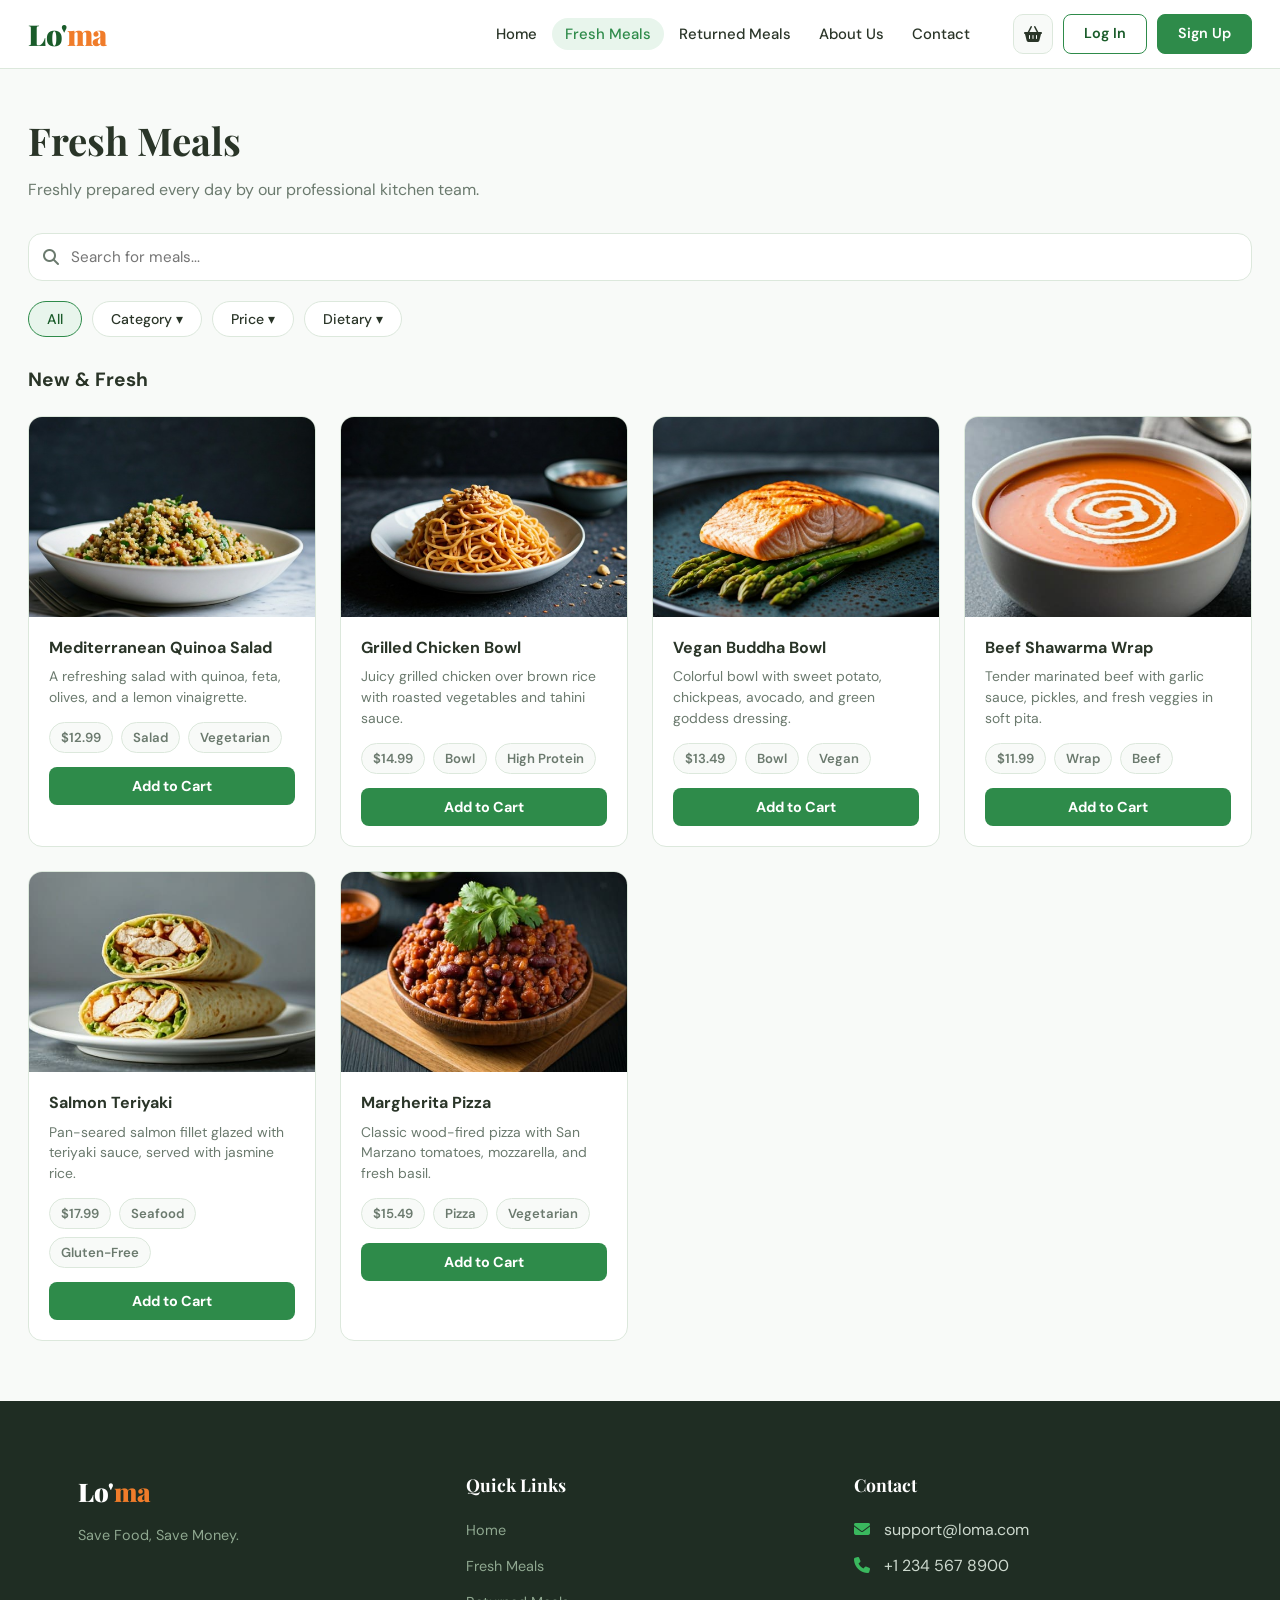
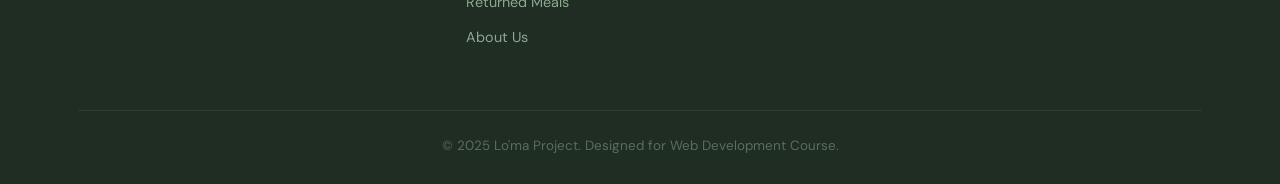
<file: new_meal.html>
<!DOCTYPE html>
<html lang="en">
<head>
  <meta charset="UTF-8"/>
  <meta name="viewport" content="width=device-width, initial-scale=1.0"/>
  <title>Fresh Meals — Lo'ma</title>
  <link rel="stylesheet" href="style.css"/>
  <link rel="stylesheet" href="https://cdnjs.cloudflare.com/ajax/libs/font-awesome/6.4.0/css/all.min.css"/>
</head>
<body>
<nav class="navbar" id="navbar">
  <div class="nav-container">
    <a href="index.html" class="logo">Lo'<span>ma</span></a>
    <ul class="nav-links">
      <li><a href="index.html">Home</a></li>
      <li class="active"><a href="new_meal.html">Fresh Meals</a></li>
      <li><a href="custORrest.html">Returned Meals</a></li>
      <li><a href="about.html">About Us</a></li>
      <li><a href="contact.html">Contact</a></li>
    </ul>
    <div class="nav-auth">
      <a class="cart-icon-btn" href="#" onclick="window.lomaCart&&lomaCart.toggleSidebar();return false;" id="cartNavBtn" title="Your Cart">
        <i class="fas fa-shopping-basket"></i>
        <span class="cart-badge" id="cartBadge" style="display:none">0</span>
      </a>
      <a class="login-btn" href="login.html">Log In</a>
      <a class="signup-btn" href="signup.html">Sign Up</a>
    </div>
    <button class="hamburger" id="hamburger" aria-label="Menu"><span></span><span></span><span></span></button>
  </div>
</nav>
<ul class="mobile-menu" id="mobileMenu">
  <li><a href="index.html">Home</a></li>
  <li class="active"><a href="new_meal.html">Fresh Meals</a></li>
  <li><a href="custORrest.html">Returned Meals</a></li>
  <li><a href="about.html">About Us</a></li>
  <li><a href="contact.html">Contact</a></li>
  <div class="mobile-auth">
    <a class="login-btn" href="login.html">Log In</a>
    <a class="signup-btn" href="signup.html">Sign Up</a>
  </div>
</ul>

<section id="new-meals-section" class="new-meals-section">
  <div class="page-header">
    <h1>Fresh Meals</h1>
    <p>Freshly prepared every day by our professional kitchen team.</p>
  </div>

  <div class="search-wrap">
    <i class="fas fa-search"></i>
    <input type="text" placeholder="Search for meals..." class="search-bar" id="searchMeals"/>
  </div>

  <div class="filters">
    <button class="filter-btn active">All</button>
    <button class="filter-btn">Category ▾</button>
    <button class="filter-btn">Price ▾</button>
    <button class="filter-btn">Dietary ▾</button>
  </div>

  <div class="section-label">New &amp; Fresh</div>

  <div class="cards-container">
    <div class="card">
      <div class="card-img-container"><img src="images/imgi_3_AB6AXuD0il-N3IiqzaS8QsbKDcGn9OiPIqOTRUYrxEc5O6FmUK4L3YrkzOL1Fv7xuydDM01943ksSyOsPUk6zdwGNwNXUpqTTHhhM1Wxct1u0sd2Bk2Y2ZNi8dkh1NWLi0lWuL_IZDYUsgQgJerdYYzbud5mwHGDMSBG1SYcKBKSzkWKH.jpeg" alt="Mediterranean Quinoa Salad" class="meal-img"/></div>
      <div class="card-info">
        <h3 class="meal-title">Mediterranean Quinoa Salad</h3>
        <p class="meal-desc">A refreshing salad with quinoa, feta, olives, and a lemon vinaigrette.</p>
        <div class="tags"><span class="tag price">$12.99</span><span class="tag category">Salad</span><span class="tag dietary">Vegetarian</span></div>
        <button class="add-to-cart-btn">Add to Cart</button>
      </div>
    </div>
    <div class="card">
      <div class="card-img-container"><img src="images/imgi_4_AB6AXuBKDSWfE3cVO6oxyUB123UBOpRpqhxz1PhWqtLf0rfsxwo0dVsyhOUtfPCSpR5A2ApmtBbgUrSmKIgfb2NP8jeNhFsQfok8hnj_BmNKRq4T_6PMt7dvoEdh7MSaxLSP--bYMoQ09hgx2oh7j5tNO-rdbNTcGR5hhbMNrkPteueuo.jpeg" alt="Grilled Chicken Bowl" class="meal-img"/></div>
      <div class="card-info">
        <h3 class="meal-title">Grilled Chicken Bowl</h3>
        <p class="meal-desc">Juicy grilled chicken over brown rice with roasted vegetables and tahini sauce.</p>
        <div class="tags"><span class="tag price">$14.99</span><span class="tag category">Bowl</span><span class="tag dietary">High Protein</span></div>
        <button class="add-to-cart-btn">Add to Cart</button>
      </div>
    </div>
    <div class="card">
      <div class="card-img-container"><img src="images/imgi_5_AB6AXuBxderPSFKTPmSA29_WlrO8V-cBc37M604eCUyBiIJVc-jsJMLMPgsynSNp2s-asZiQPDOibJzbHk1YS6HRA9Ad9semqbdSAQYN8wno99DaBZq1qH2Rz1d2LiVbC7WH0lUo0IVzjyf6uj4SFqFoPpcsLEka274mzaO7Rz77oPphv.jpeg" alt="Vegan Buddha Bowl" class="meal-img"/></div>
      <div class="card-info">
        <h3 class="meal-title">Vegan Buddha Bowl</h3>
        <p class="meal-desc">Colorful bowl with sweet potato, chickpeas, avocado, and green goddess dressing.</p>
        <div class="tags"><span class="tag price">$13.49</span><span class="tag category">Bowl</span><span class="tag dietary">Vegan</span></div>
        <button class="add-to-cart-btn">Add to Cart</button>
      </div>
    </div>
    <div class="card">
      <div class="card-img-container"><img src="images/imgi_6_AB6AXuC-Xpgksn55dJT0U8lit-f8qPo4CFD9ehMxBYdTRyG6kjxt-dK25kiEosW8WElMFZVfUPhWFQ0yXHd_JINB8LAdzuCynRab7YwbtAP4-w-WlFmgS8UBoZoRmbSF-NWvXHFJvGFw8aA3f2uzxyeYYdftRZQ52sqGcVCD5q5mitgUo.jpeg" alt="Beef Shawarma Wrap" class="meal-img"/></div>
      <div class="card-info">
        <h3 class="meal-title">Beef Shawarma Wrap</h3>
        <p class="meal-desc">Tender marinated beef with garlic sauce, pickles, and fresh veggies in soft pita.</p>
        <div class="tags"><span class="tag price">$11.99</span><span class="tag category">Wrap</span><span class="tag dietary">Beef</span></div>
        <button class="add-to-cart-btn">Add to Cart</button>
      </div>
    </div>
    <div class="card">
      <div class="card-img-container"><img src="images/imgi_7_AB6AXuAe1v3E7Q4Pk2cnLJN4ba1uEfMAfXNFVPoLnpgxV_WV98btAqhogOSOPI-LCLIDnOswXH7LD2YKRv6PqO19Ff2psvUDazWWmCA3ffVFq98voJEypF_S9ySClLzpf-6m1hOyVAFbJ293dIYSj19D8-qQDEPxKHOIiekcSC7N2azNX.jpeg" alt="Salmon Teriyaki" class="meal-img"/></div>
      <div class="card-info">
        <h3 class="meal-title">Salmon Teriyaki</h3>
        <p class="meal-desc">Pan-seared salmon fillet glazed with teriyaki sauce, served with jasmine rice.</p>
        <div class="tags"><span class="tag price">$17.99</span><span class="tag category">Seafood</span><span class="tag dietary">Gluten-Free</span></div>
        <button class="add-to-cart-btn">Add to Cart</button>
      </div>
    </div>
    <div class="card">
      <div class="card-img-container"><img src="images/imgi_8_AB6AXuBtXb1ByMcn4wRvk6gPVPqSAR8Vvp5yVtkJ6vg7zxi8KtOcZoCpBdwpwjFEmX23G56ov7MVSybqIfaDtAlivvkFNpqm3EODSpdN62gQ8l_TM7Xq2t6YWrH0zsxBTBb4eKX8wfHzy7YMNfVib174iv6a3PEnwg22C18oNiz2iIFon.jpeg" alt="Margherita Pizza" class="meal-img"/></div>
      <div class="card-info">
        <h3 class="meal-title">Margherita Pizza</h3>
        <p class="meal-desc">Classic wood-fired pizza with San Marzano tomatoes, mozzarella, and fresh basil.</p>
        <div class="tags"><span class="tag price">$15.49</span><span class="tag category">Pizza</span><span class="tag dietary">Vegetarian</span></div>
        <button class="add-to-cart-btn">Add to Cart</button>
      </div>
    </div>
  </div>
</section>

<footer>
  <div class="co">
    <div class="footer-content">
      <div class="footer-col"><div class="footer-logo">Lo'<span>ma</span></div><p>Save Food, Save Money.</p></div>
      <div class="footer-col"><h3>Quick Links</h3><ul><li><a href="index.html">Home</a></li><li><a href="new_meal.html">Fresh Meals</a></li><li><a href="custORrest.html">Returned Meals</a></li><li><a href="about.html">About Us</a></li></ul></div>
      <div class="footer-col"><h3>Contact</h3><ul><li><i class="fas fa-envelope"></i> support@loma.com</li><li><i class="fas fa-phone"></i> +1 234 567 8900</li></ul></div>
    </div>
    <div class="copyright"><p>&copy; 2025 Lo'ma Project. Designed for Web Development Course.</p></div>
  </div>
</footer>
<script src="main.js"></script>
<script src="cart.js"></script>
<script src="modal.js"></script>
</body>
</html>
</file>
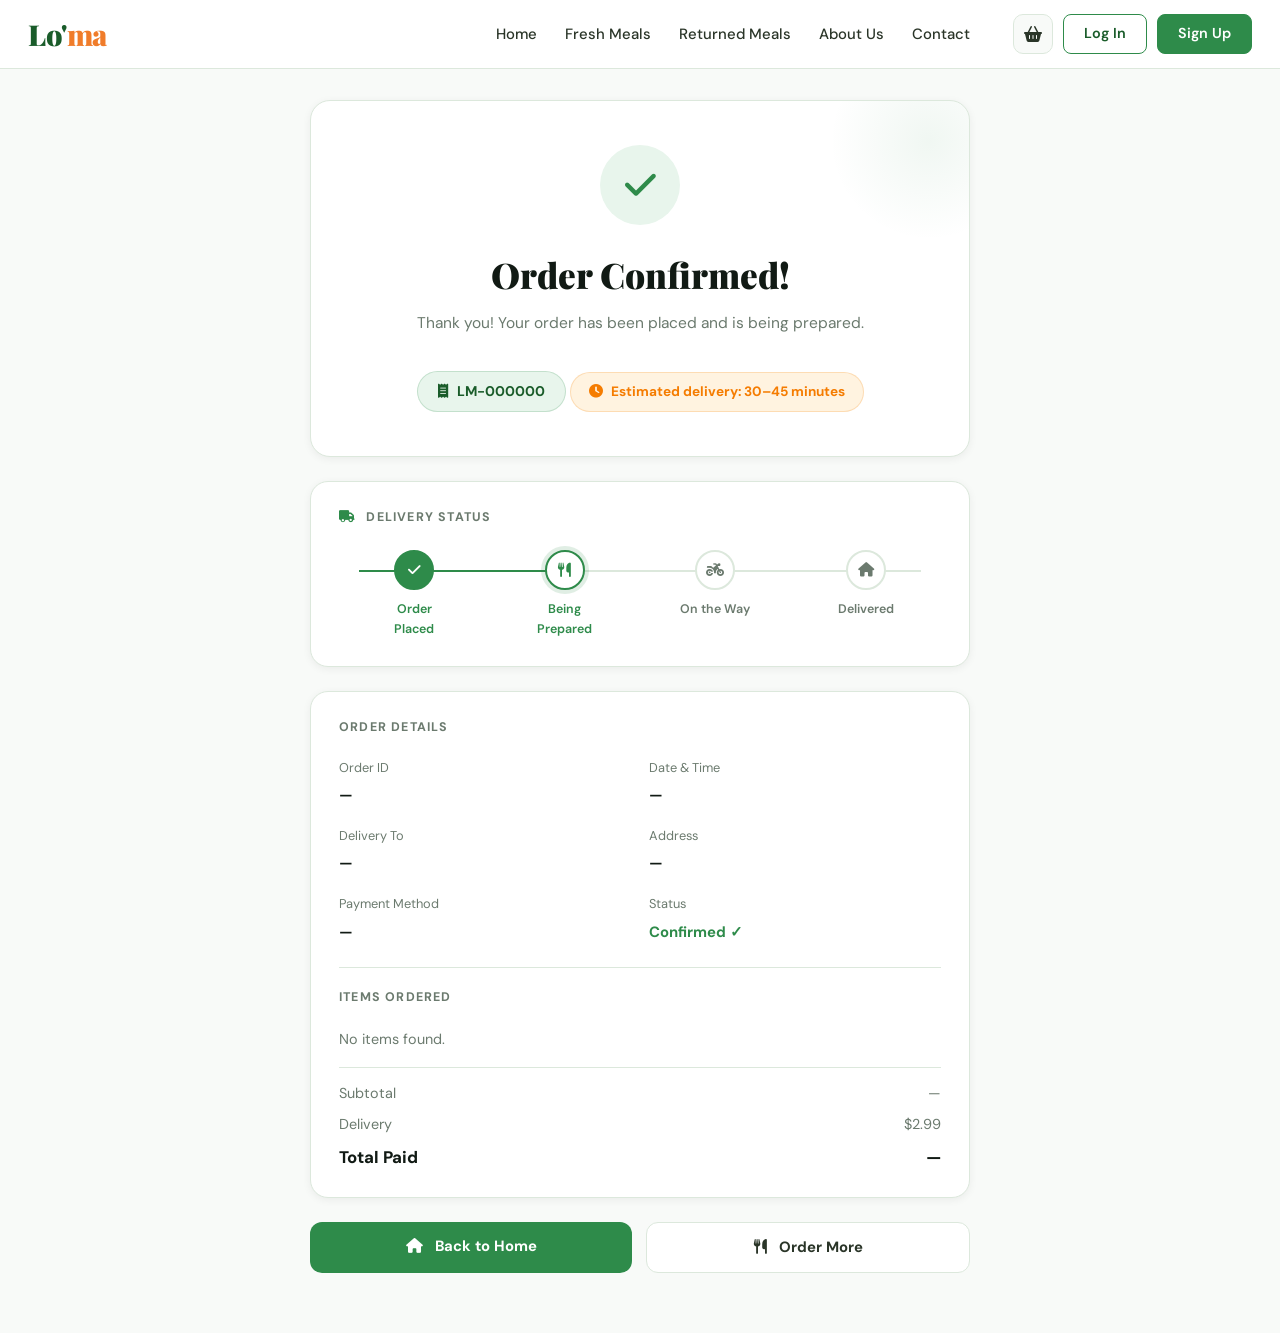
<file: order-confirm.html>
<!DOCTYPE html>
<html lang="en">
<head>
  <meta charset="UTF-8"/>
  <meta name="viewport" content="width=device-width, initial-scale=1.0"/>
  <title>Order Confirmed — Lo'ma</title>
  <link rel="stylesheet" href="style.css"/>
  <link rel="stylesheet" href="https://cdnjs.cloudflare.com/ajax/libs/font-awesome/6.4.0/css/all.min.css"/>
  <style>
    .confirm-page{min-height:100vh;padding:100px 24px 60px;background:var(--bg);display:flex;align-items:flex-start;justify-content:center}
    .confirm-wrapper{max-width:660px;width:100%}

    /* Success header */
    .confirm-hero{text-align:center;padding:44px 24px;background:var(--white);border:1px solid var(--border);border-radius:20px;box-shadow:var(--shadow-sm);margin-bottom:24px;position:relative;overflow:hidden}
    .confirm-hero::before{content:'';position:absolute;top:-60px;right:-60px;width:200px;height:200px;background:radial-gradient(circle,rgba(46,139,74,0.07) 0%,transparent 70%);border-radius:50%}
    .confirm-check{width:80px;height:80px;border-radius:50%;background:var(--green-light);color:var(--green-mid);font-size:2.2rem;display:flex;align-items:center;justify-content:center;margin:0 auto 22px;animation:checkPop 0.5s cubic-bezier(.4,0,.2,1) both}
    @keyframes checkPop{0%{transform:scale(0);opacity:0}60%{transform:scale(1.2)}100%{transform:scale(1);opacity:1}}
    .confirm-hero h1{font-family:var(--font-display);font-size:clamp(1.7rem,3vw,2.2rem);font-weight:900;color:var(--dark);margin-bottom:8px}
    .confirm-hero p{color:var(--text-muted);font-size:0.97rem;margin-bottom:22px}
    .confirm-order-id{display:inline-flex;align-items:center;gap:8px;background:var(--green-light);color:var(--green-deep);font-weight:700;font-size:0.88rem;padding:8px 20px;border-radius:50px;border:1px solid rgba(46,139,74,0.2)}

    /* Steps progress */
    .delivery-steps{background:var(--white);border:1px solid var(--border);border-radius:18px;padding:26px 28px;margin-bottom:24px;box-shadow:var(--shadow-sm)}
    .delivery-steps h3{font-size:0.78rem;font-weight:700;letter-spacing:1.2px;text-transform:uppercase;color:var(--text-muted);margin-bottom:22px}
    .d-steps{display:flex;justify-content:space-between;align-items:flex-start;position:relative}
    .d-steps::before{content:'';position:absolute;top:20px;left:20px;right:20px;height:2px;background:var(--border);z-index:0}
    .d-steps-progress{position:absolute;top:20px;left:20px;height:2px;background:var(--green-mid);z-index:1;transition:width 1s ease;width:33%}
    .d-step{display:flex;flex-direction:column;align-items:center;gap:10px;position:relative;z-index:2;flex:1}
    .d-step-circle{width:40px;height:40px;border-radius:50%;border:2px solid var(--border);background:var(--white);display:flex;align-items:center;justify-content:center;font-size:0.9rem;color:var(--text-muted);transition:var(--transition)}
    .d-step.done .d-step-circle{background:var(--green-mid);border-color:var(--green-mid);color:#fff}
    .d-step.active .d-step-circle{border-color:var(--green-mid);color:var(--green-mid);box-shadow:0 0 0 4px rgba(46,139,74,0.15);animation:pulse 1.5s infinite}
    @keyframes pulse{0%,100%{box-shadow:0 0 0 4px rgba(46,139,74,0.15)}50%{box-shadow:0 0 0 8px rgba(46,139,74,0.08)}}
    .d-step-label{font-size:0.78rem;font-weight:600;color:var(--text-muted);text-align:center;max-width:70px}
    .d-step.done .d-step-label,.d-step.active .d-step-label{color:var(--green-mid)}

    /* Order details */
    .order-details{background:var(--white);border:1px solid var(--border);border-radius:18px;padding:26px 28px;margin-bottom:24px;box-shadow:var(--shadow-sm)}
    .od-title{font-size:0.78rem;font-weight:700;letter-spacing:1.2px;text-transform:uppercase;color:var(--text-muted);margin-bottom:20px}
    .od-grid{display:grid;grid-template-columns:1fr 1fr;gap:18px;margin-bottom:22px}
    @media(max-width:480px){.od-grid{grid-template-columns:1fr}}
    .od-item label{display:block;font-size:0.8rem;color:var(--text-muted);margin-bottom:4px}
    .od-item strong{font-size:0.93rem;color:var(--dark);font-weight:700}
    .od-divider{height:1px;background:var(--border);margin:20px 0}
    .od-items{display:flex;flex-direction:column;gap:12px}
    .od-meal{display:flex;justify-content:space-between;align-items:center}
    .od-meal-name{font-size:0.9rem;font-weight:600;color:var(--dark)}
    .od-meal-meta{font-size:0.8rem;color:var(--text-muted)}
    .od-meal-price{font-size:0.92rem;font-weight:700;color:var(--dark)}
    .od-totals{margin-top:16px;border-top:1px solid var(--border);padding-top:14px}
    .od-row{display:flex;justify-content:space-between;font-size:0.9rem;color:var(--text-muted);margin-bottom:8px}
    .od-row.saving{color:var(--green-mid);font-weight:600}
    .od-row.total{font-size:1.05rem;font-weight:800;color:var(--dark);margin-bottom:0;margin-top:6px}

    /* Actions */
    .confirm-actions{display:flex;gap:14px;flex-wrap:wrap}
    .ca-btn{flex:1;min-width:140px;padding:13px 22px;border-radius:12px;font-weight:700;font-size:0.93rem;text-align:center;text-decoration:none;transition:var(--transition);cursor:pointer;border:none;font-family:var(--font-body)}
    .ca-btn.primary{background:var(--green-mid);color:#fff}
    .ca-btn.primary:hover{background:var(--green-deep);transform:translateY(-2px);box-shadow:0 8px 24px rgba(46,139,74,0.3)}
    .ca-btn.outline{background:var(--white);color:var(--text);border:1.5px solid var(--border)}
    .ca-btn.outline:hover{border-color:var(--green-mid);color:var(--green-mid);background:var(--green-light)}
    .eta-badge{display:inline-flex;align-items:center;gap:8px;background:#fff3e0;color:#f57c00;font-size:0.85rem;font-weight:700;padding:8px 18px;border-radius:50px;border:1px solid rgba(245,124,0,0.2);margin-top:14px}
  </style>
</head>
<body>
<nav class="navbar" id="navbar">
  <div class="nav-container">
    <a href="index.html" class="logo">Lo'<span>ma</span></a>
    <ul class="nav-links">
      <li><a href="index.html">Home</a></li>
      <li><a href="new_meal.html">Fresh Meals</a></li>
      <li><a href="custORrest.html">Returned Meals</a></li>
      <li><a href="about.html">About Us</a></li>
      <li><a href="contact.html">Contact</a></li>
    </ul>
    <div class="nav-auth">
      <a class="cart-icon-btn" href="#" onclick="window.lomaCart&&lomaCart.toggleSidebar();return false;" id="cartNavBtn" title="Your Cart">
        <i class="fas fa-shopping-basket"></i>
        <span class="cart-badge" id="cartBadge" style="display:none">0</span>
      </a>
      <a class="login-btn" href="login.html">Log In</a>
      <a class="signup-btn" href="signup.html">Sign Up</a>
    </div>
    <button class="hamburger" id="hamburger" aria-label="Menu"><span></span><span></span><span></span></button>
  </div>
</nav>
<ul class="mobile-menu" id="mobileMenu">
  <li><a href="index.html">Home</a></li>
  <li><a href="new_meal.html">Fresh Meals</a></li>
  <li><a href="custORrest.html">Returned Meals</a></li>
  <li><a href="about.html">About Us</a></li>
  <li><a href="contact.html">Contact</a></li>
  <div class="mobile-auth">
    <a class="login-btn" href="login.html">Log In</a>
    <a class="signup-btn" href="signup.html">Sign Up</a>
  </div>
</ul>

<div class="confirm-page">
  <div class="confirm-wrapper">
    <!-- Hero -->
    <div class="confirm-hero">
      <div class="confirm-check"><i class="fas fa-check"></i></div>
      <h1>Order Confirmed!</h1>
      <p>Thank you! Your order has been placed and is being prepared.</p>
      <div class="confirm-order-id"><i class="fas fa-receipt"></i> <span id="orderIdDisplay">LM-000000</span></div>
      <div class="eta-badge"><i class="fas fa-clock"></i> Estimated delivery: 30–45 minutes</div>
    </div>

    <!-- Delivery steps -->
    <div class="delivery-steps">
      <h3><i class="fas fa-truck" style="color:var(--green-mid);margin-right:6px"></i> Delivery Status</h3>
      <div class="d-steps">
        <div class="d-steps-progress" id="stepsProgress"></div>
        <div class="d-step done">
          <div class="d-step-circle"><i class="fas fa-check"></i></div>
          <div class="d-step-label">Order Placed</div>
        </div>
        <div class="d-step active">
          <div class="d-step-circle"><i class="fas fa-utensils"></i></div>
          <div class="d-step-label">Being Prepared</div>
        </div>
        <div class="d-step">
          <div class="d-step-circle"><i class="fas fa-motorcycle"></i></div>
          <div class="d-step-label">On the Way</div>
        </div>
        <div class="d-step">
          <div class="d-step-circle"><i class="fas fa-home"></i></div>
          <div class="d-step-label">Delivered</div>
        </div>
      </div>
    </div>

    <!-- Order details -->
    <div class="order-details">
      <div class="od-title">Order Details</div>
      <div class="od-grid">
        <div class="od-item"><label>Order ID</label><strong id="detOrderId">—</strong></div>
        <div class="od-item"><label>Date & Time</label><strong id="detDate">—</strong></div>
        <div class="od-item"><label>Delivery To</label><strong id="detName">—</strong></div>
        <div class="od-item"><label>Address</label><strong id="detAddress">—</strong></div>
        <div class="od-item"><label>Payment Method</label><strong id="detPayment">—</strong></div>
        <div class="od-item"><label>Status</label><strong style="color:var(--green-mid)">Confirmed ✓</strong></div>
      </div>
      <div class="od-divider"></div>
      <div class="od-title">Items Ordered</div>
      <div class="od-items" id="detItems"><p style="color:var(--text-muted);font-size:0.9rem">No items found.</p></div>
      <div class="od-totals">
        <div class="od-row"><span>Subtotal</span><span id="detSubtotal">—</span></div>
        <div class="od-row saving" id="detSavingRow" style="display:none"><span><i class="fas fa-tag"></i> You saved</span><span id="detSaving">—</span></div>
        <div class="od-row"><span>Delivery</span><span>$2.99</span></div>
        <div class="od-row total"><span>Total Paid</span><span id="detTotal">—</span></div>
      </div>
    </div>

    <!-- Actions -->
    <div class="confirm-actions">
      <a href="index.html" class="ca-btn primary"><i class="fas fa-home" style="margin-right:8px"></i> Back to Home</a>
      <a href="return_meal.html" class="ca-btn outline"><i class="fas fa-utensils" style="margin-right:8px"></i> Order More</a>
    </div>
  </div>
</div>

<script src="main.js"></script>
<script src="cart.js"></script>
<script src="modal.js"></script>
<script>
  const PAYMENT_LABELS = { cod: 'Cash on Delivery', card: 'Credit / Debit Card', wallet: 'Digital Wallet' };

  function loadOrder() {
    const order = JSON.parse(localStorage.getItem('lomaOrder') || 'null');
    if (!order) return;

    document.getElementById('orderIdDisplay').textContent = order.orderId;
    document.getElementById('detOrderId').textContent = order.orderId;
    document.getElementById('detDate').textContent = order.date;
    document.getElementById('detName').textContent = `${order.fname} ${order.lname}`;
    document.getElementById('detAddress').textContent = order.address;
    document.getElementById('detPayment').textContent = PAYMENT_LABELS[order.method] || order.method;
    document.getElementById('detSubtotal').textContent = '$' + order.subtotal;
    document.getElementById('detTotal').textContent = '$' + order.total;

    if (order.cart && order.cart.length > 0) {
      const orig = order.cart.reduce((s, i) => s + i.originalPrice * i.qty, 0);
      const sub = parseFloat(order.subtotal);
      const saved = orig - sub;
      if (saved > 0.01) {
        document.getElementById('detSaving').textContent = '-$' + saved.toFixed(2);
        document.getElementById('detSavingRow').style.display = 'flex';
      }
      document.getElementById('detItems').innerHTML = order.cart.map(item => `
        <div class="od-meal">
          <div>
            <div class="od-meal-name">${item.name} <span style="color:var(--text-muted);font-weight:400">×${item.qty}</span></div>
            <div class="od-meal-meta">${item.restaurant}</div>
          </div>
          <div class="od-meal-price">$${(item.price * item.qty).toFixed(2)}</div>
        </div>
      `).join('');
    }

    // Clean up storage
    localStorage.removeItem('lomaOrder');
  }

  document.addEventListener('DOMContentLoaded', loadOrder);
</script>
</body>
</html>
</file>
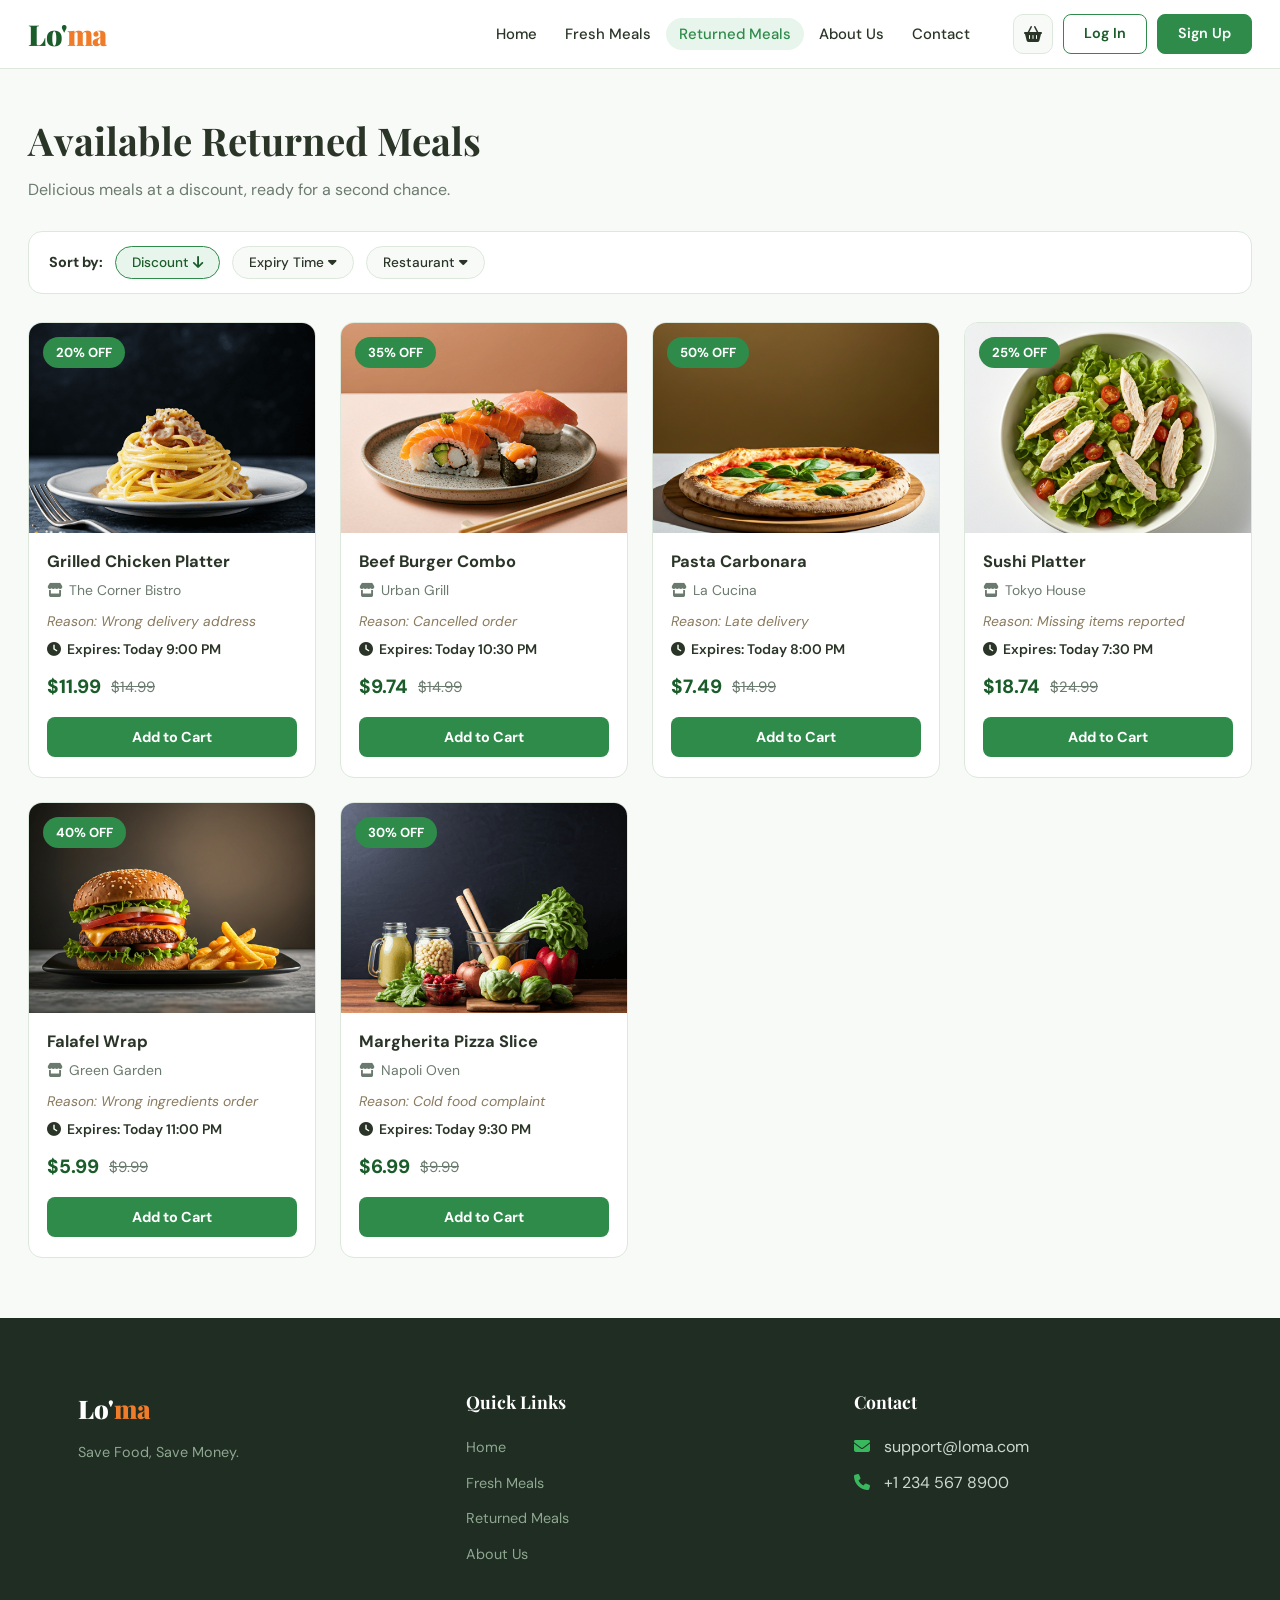
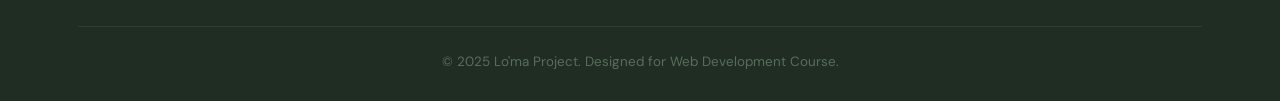
<file: return_meal.html>
<!DOCTYPE html>
<html lang="en">
<head>
  <meta charset="UTF-8"/>
  <meta name="viewport" content="width=device-width, initial-scale=1.0"/>
  <title>Returned Meals — Lo'ma</title>
  <link rel="stylesheet" href="style.css"/>
  <link rel="stylesheet" href="https://cdnjs.cloudflare.com/ajax/libs/font-awesome/6.4.0/css/all.min.css"/>
</head>
<body>
<nav class="navbar" id="navbar">
  <div class="nav-container">
    <a href="index.html" class="logo">Lo'<span>ma</span></a>
    <ul class="nav-links">
      <li><a href="index.html">Home</a></li>
      <li><a href="new_meal.html">Fresh Meals</a></li>
      <li class="active"><a href="custORrest.html">Returned Meals</a></li>
      <li><a href="about.html">About Us</a></li>
      <li><a href="contact.html">Contact</a></li>
    </ul>
    <div class="nav-auth">
      <a class="cart-icon-btn" href="#" onclick="window.lomaCart&&lomaCart.toggleSidebar();return false;" id="cartNavBtn" title="Your Cart">
        <i class="fas fa-shopping-basket"></i>
        <span class="cart-badge" id="cartBadge" style="display:none">0</span>
      </a>
      <a class="login-btn" href="login.html">Log In</a>
      <a class="signup-btn" href="signup.html">Sign Up</a>
    </div>
    <button class="hamburger" id="hamburger" aria-label="Menu"><span></span><span></span><span></span></button>
  </div>
</nav>
<ul class="mobile-menu" id="mobileMenu">
  <li><a href="index.html">Home</a></li>
  <li><a href="new_meal.html">Fresh Meals</a></li>
  <li class="active"><a href="custORrest.html">Returned Meals</a></li>
  <li><a href="about.html">About Us</a></li>
  <li><a href="contact.html">Contact</a></li>
  <div class="mobile-auth">
    <a class="login-btn" href="login.html">Log In</a>
    <a class="signup-btn" href="signup.html">Sign Up</a>
  </div>
</ul>

<section id="returned-meals" class="returned-meals-section">
  <h2 class="section-title">Available Returned Meals</h2>
  <p class="section-subtitle">Delicious meals at a discount, ready for a second chance.</p>

  <div class="sorting-bar-wrap">
    <span class="sort-label">Sort by:</span>
    <button class="sort-btn c">Discount <i class="fa-solid fa-arrow-down"></i></button>
    <button class="sort-btn">Expiry Time <i class="fa-solid fa-caret-down"></i></button>
    <button class="sort-btn">Restaurant <i class="fa-solid fa-caret-down"></i></button>
  </div>

  <div class="meals-grid">
    <div class="meal-card">
      <div class="badge green">20% OFF</div>
      <img src="images/imgi_1_AB6AXuAU_MiuWjsYbmlNjgg6Ix5aVu0BZY2G3AiM7qBfUS2k9fbfPWR9vL-_4yEFIML0pV7SAkkLgm1nwr09vm9QCd7Y8yw5iYo0gjBVlNGRJPvX_fcOEJnzNA_H-t-eA2S7s_1fT0WBOywDuQC7HX7HX_oLSBNHdhVr3orCe-U11N.png" class="re-meal-img" alt="Meal 1"/>
      <div class="meal-card-body">
        <h3>Grilled Chicken Platter</h3>
        <p class="restaurant"><i class="fas fa-store" style="margin-right:6px"></i>The Corner Bistro</p>
        <p class="reason">Reason: Wrong delivery address</p>
        <p class="expiry"><i class="fas fa-clock" style="margin-right:6px"></i>Expires: Today 9:00 PM</p>
        <div class="price-box"><span class="new-price">$11.99</span><span class="old-price">$14.99</span></div>
        <button class="add-btn">Add to Cart</button>
      </div>
    </div>
    <div class="meal-card">
      <div class="badge green">35% OFF</div>
      <img src="images/imgi_2_AB6AXuAPEaIL-dSHH_pXjUM929THlhWaPtWGsuReXyouCqsIDNXkub_0-Kofia5WLMZm3hfO76fucldx2bPr4IDtgGTs8VIZ9yO49BaJ0pFBNwVhrVR1feJwr4fWSHww0VR2niJxpHjtFqY4SKgiubgqV3byphzABePXmRq_4PdRL4.png" class="re-meal-img" alt="Meal 2"/>
      <div class="meal-card-body">
        <h3>Beef Burger Combo</h3>
        <p class="restaurant"><i class="fas fa-store" style="margin-right:6px"></i>Urban Grill</p>
        <p class="reason">Reason: Cancelled order</p>
        <p class="expiry"><i class="fas fa-clock" style="margin-right:6px"></i>Expires: Today 10:30 PM</p>
        <div class="price-box"><span class="new-price">$9.74</span><span class="old-price">$14.99</span></div>
        <button class="add-btn">Add to Cart</button>
      </div>
    </div>
    <div class="meal-card">
      <div class="badge green">50% OFF</div>
      <img src="images/imgi_3_AB6AXuCkLAHHtVcmGGBOwdHu68PzHdmELyTwJOxKX3S2Kg4GkRFidbm2dnbsFdhnDdgxuoD_HE-HkkrLwXKtX31NquqNU7j-ASLFKgY93J6y583A6T32_5UbmN7_3yZbLEW3JHrfl1G_ANAionEBX-HnWWrTQMqU-IcLV7ASMOuOaq.png" class="re-meal-img" alt="Meal 3"/>
      <div class="meal-card-body">
        <h3>Pasta Carbonara</h3>
        <p class="restaurant"><i class="fas fa-store" style="margin-right:6px"></i>La Cucina</p>
        <p class="reason">Reason: Late delivery</p>
        <p class="expiry"><i class="fas fa-clock" style="margin-right:6px"></i>Expires: Today 8:00 PM</p>
        <div class="price-box"><span class="new-price">$7.49</span><span class="old-price">$14.99</span></div>
        <button class="add-btn">Add to Cart</button>
      </div>
    </div>
    <div class="meal-card">
      <div class="badge green">25% OFF</div>
      <img src="images/imgi_4_AB6AXuBSM4ZEUmYD7Xi-FwE1gskjFAjh7xiffUIPmG5RxHE8Vi9v-RlB8ErQ0eEV1NnnhtMO8Vyn1k8DfnFm61USwqx2rjKIvzUCEWG9M6USCwanEYV35oO7e_jxZVn7VX-7EQ-1c7cItsuFsPFy_EcpVnDeSVadvHPgiVUsRkWuQv.png" class="re-meal-img" alt="Meal 4"/>
      <div class="meal-card-body">
        <h3>Sushi Platter</h3>
        <p class="restaurant"><i class="fas fa-store" style="margin-right:6px"></i>Tokyo House</p>
        <p class="reason">Reason: Missing items reported</p>
        <p class="expiry"><i class="fas fa-clock" style="margin-right:6px"></i>Expires: Today 7:30 PM</p>
        <div class="price-box"><span class="new-price">$18.74</span><span class="old-price">$24.99</span></div>
        <button class="add-btn">Add to Cart</button>
      </div>
    </div>
    <div class="meal-card">
      <div class="badge green">40% OFF</div>
      <img src="images/imgi_5_AB6AXuCEPWDxJHkwMe8za-eezKhbxyphtDjK0V3xp-r9DOtyB4tM4A6T3WcmBvKJDsVLoyuAi5Ph6y3FmfaTInBQ376wsd4AirFT5LgQXwZQhwzXBAxkeZE5lGZuJB-Ol3eczwrEOov2iWJQW3atLIZhn2LhD_fvO9hVP7JscYj5uW.png" class="re-meal-img" alt="Meal 5"/>
      <div class="meal-card-body">
        <h3>Falafel Wrap</h3>
        <p class="restaurant"><i class="fas fa-store" style="margin-right:6px"></i>Green Garden</p>
        <p class="reason">Reason: Wrong ingredients order</p>
        <p class="expiry"><i class="fas fa-clock" style="margin-right:6px"></i>Expires: Today 11:00 PM</p>
        <div class="price-box"><span class="new-price">$5.99</span><span class="old-price">$9.99</span></div>
        <button class="add-btn">Add to Cart</button>
      </div>
    </div>
    <div class="meal-card">
      <div class="badge green">30% OFF</div>
      <img src="images/imgi_1_AB6AXuCi7Imi3IneVNPkQ8t3FwyKVgCsFLSgs8rJ_HT3wehtZ4Pv6iD5nYoGCvTpywGIfh3__fOHBXmpiyPaSBUoFa3c4AGQ8bJa9C10qx_Wn0eJMo2H34VhCItJPCXy8ntN32D5rWOxqtY8-0lrpnXV9HCZIQ1vv07bQeudXkZ.png" class="re-meal-img" alt="Meal 6"/>
      <div class="meal-card-body">
        <h3>Margherita Pizza Slice</h3>
        <p class="restaurant"><i class="fas fa-store" style="margin-right:6px"></i>Napoli Oven</p>
        <p class="reason">Reason: Cold food complaint</p>
        <p class="expiry"><i class="fas fa-clock" style="margin-right:6px"></i>Expires: Today 9:30 PM</p>
        <div class="price-box"><span class="new-price">$6.99</span><span class="old-price">$9.99</span></div>
        <button class="add-btn">Add to Cart</button>
      </div>
    </div>
  </div>
</section>

<footer>
  <div class="co">
    <div class="footer-content">
      <div class="footer-col"><div class="footer-logo">Lo'<span>ma</span></div><p>Save Food, Save Money.</p></div>
      <div class="footer-col"><h3>Quick Links</h3><ul><li><a href="index.html">Home</a></li><li><a href="new_meal.html">Fresh Meals</a></li><li><a href="custORrest.html">Returned Meals</a></li><li><a href="about.html">About Us</a></li></ul></div>
      <div class="footer-col"><h3>Contact</h3><ul><li><i class="fas fa-envelope"></i> support@loma.com</li><li><i class="fas fa-phone"></i> +1 234 567 8900</li></ul></div>
    </div>
    <div class="copyright"><p>&copy; 2025 Lo'ma Project. Designed for Web Development Course.</p></div>
  </div>
</footer>
<script src="main.js"></script>
<script src="cart.js"></script>
<script src="modal.js"></script>
</body>
</html>
</file>
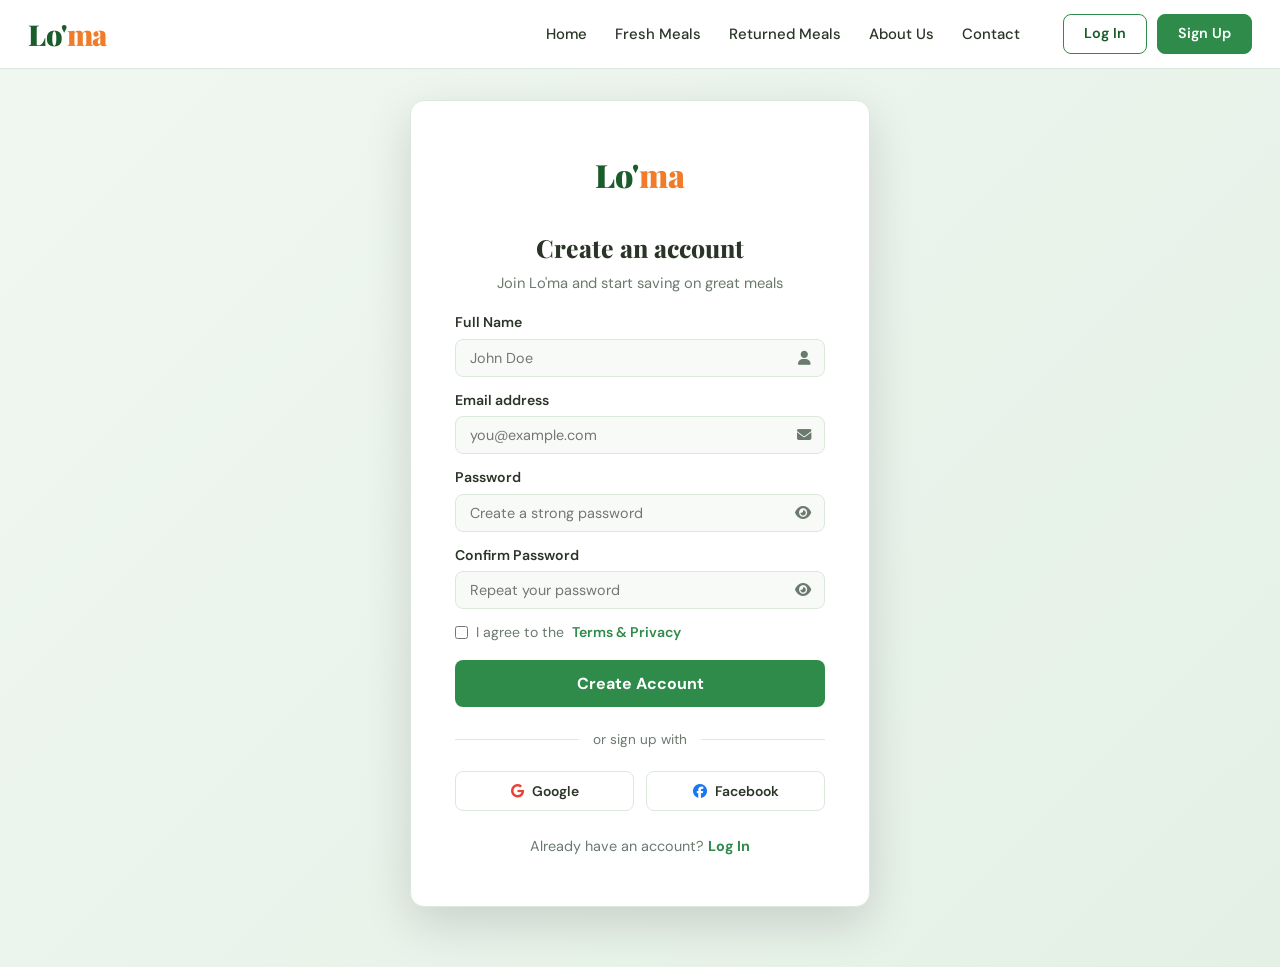
<file: signup.html>
<!DOCTYPE html>
<html lang="en">
<head>
  <meta charset="UTF-8"/>
  <meta name="viewport" content="width=device-width, initial-scale=1.0"/>
  <title>Sign Up — Lo'ma</title>
  <link rel="stylesheet" href="style.css"/>
  <link rel="stylesheet" href="https://cdnjs.cloudflare.com/ajax/libs/font-awesome/6.4.0/css/all.min.css"/>
</head>
<body>
<nav class="navbar" id="navbar">
  <div class="nav-container">
    <a href="index.html" class="logo">Lo'<span>ma</span></a>
    <ul class="nav-links">
      <li><a href="index.html">Home</a></li>
      <li><a href="new_meal.html">Fresh Meals</a></li>
      <li><a href="return_meal.html">Returned Meals</a></li>
      <li><a href="about.html">About Us</a></li>
      <li><a href="contact.html">Contact</a></li>
    </ul>
    <div class="nav-auth">
      <a class="login-btn" href="login.html">Log In</a>
      <a class="signup-btn" href="signup.html">Sign Up</a>
    </div>
    <button class="hamburger" id="hamburger" aria-label="Menu"><span></span><span></span><span></span></button>
  </div>
</nav>
<ul class="mobile-menu" id="mobileMenu">
  <li><a href="index.html">Home</a></li>
  <li><a href="new_meal.html">Fresh Meals</a></li>
  <li><a href="return_meal.html">Returned Meals</a></li>
  <li><a href="about.html">About Us</a></li>
  <li><a href="contact.html">Contact</a></li>
  <div class="mobile-auth">
    <a class="login-btn" href="login.html">Log In</a>
    <a class="signup-btn" href="signup.html">Sign Up</a>
  </div>
</ul>

<div class="auth-page">
  <div class="auth-card">
    <div class="auth-logo">
      <a href="index.html">Lo'<span>ma</span></a>
    </div>
    <h2 style="margin-bottom:4px">Create an account</h2>
    <p class="auth-subtitle" style="margin-bottom:16px">Join Lo'ma and start saving on great meals</p>

    <form onsubmit="event.preventDefault(); alert('Account created! (Front-end demo)');" style="margin-top:4px">
      <div class="auth-form-group" style="margin-bottom:12px">
        <label for="fullname" style="margin-bottom:5px;font-size:0.88rem">Full Name</label>
        <div class="auth-input-wrap">
          <input type="text" id="fullname" class="auth-input" placeholder="John Doe" required style="padding:9px 38px 9px 14px;font-size:0.9rem"/>
          <i class="fas fa-user"></i>
        </div>
      </div>
      <div class="auth-form-group" style="margin-bottom:12px">
        <label for="email" style="margin-bottom:5px;font-size:0.88rem">Email address</label>
        <div class="auth-input-wrap">
          <input type="email" id="email" class="auth-input" placeholder="you@example.com" required style="padding:9px 38px 9px 14px;font-size:0.9rem"/>
          <i class="fas fa-envelope"></i>
        </div>
      </div>
      <div class="auth-form-group" style="margin-bottom:12px">
        <label for="password" style="margin-bottom:5px;font-size:0.88rem">Password</label>
        <div class="auth-input-wrap">
          <input type="password" id="password" class="auth-input" placeholder="Create a strong password" required style="padding:9px 38px 9px 14px;font-size:0.9rem"/>
          <i class="fas fa-eye" id="togglePwd" onclick="togglePassword('password','togglePwd')"></i>
        </div>
      </div>
      <div class="auth-form-group" style="margin-bottom:12px">
        <label for="confirm" style="margin-bottom:5px;font-size:0.88rem">Confirm Password</label>
        <div class="auth-input-wrap">
          <input type="password" id="confirm" class="auth-input" placeholder="Repeat your password" required style="padding:9px 38px 9px 14px;font-size:0.9rem"/>
          <i class="fas fa-eye" id="toggleConfirm" onclick="togglePassword('confirm','toggleConfirm')"></i>
        </div>
      </div>
      <div class="auth-row" style="margin-bottom:16px">
        <label class="auth-check"><input type="checkbox" required/> I agree to the <a href="#" style="color:var(--green-mid);font-weight:600">Terms &amp; Privacy</a></label>
      </div>
      <button type="submit" class="auth-btn">Create Account</button>
    </form>

    <div class="auth-divider">or sign up with</div>
    <div class="auth-social">
      <button class="auth-social-btn"><i class="fab fa-google" style="color:#ea4335"></i> Google</button>
      <button class="auth-social-btn"><i class="fab fa-facebook" style="color:#1877f2"></i> Facebook</button>
    </div>

    <p class="auth-switch">Already have an account? <a href="login.html">Log In</a></p>
  </div>
</div>

<script src="main.js"></script>
<script>
function togglePassword(inputId, iconId) {
  const input = document.getElementById(inputId);
  const icon = document.getElementById(iconId);
  if (input.type === 'password') {
    input.type = 'text';
    icon.classList.replace('fa-eye', 'fa-eye-slash');
  } else {
    input.type = 'password';
    icon.classList.replace('fa-eye-slash', 'fa-eye');
  }
}
</script>
</body>
</html>
</file>
<file: style.css>
@import url('https://fonts.googleapis.com/css2?family=Playfair+Display:wght@700;900&family=DM+Sans:wght@300;400;500;600;700&display=swap');

:root {
  --green-deep:    #1a5c2a;
  --green-mid:     #2e8b4a;
  --green-bright:  #3ab85e;
  --green-light:   #e8f5ec;
  --orange:        #f07c2a;
  --orange-light:  #fff3e8;
  --dark:          #111a14;
  --dark-2:        #1f2d23;
  --text:          #2a3528;
  --text-muted:    #6b7a6e;
  --bg:            #f8faf8;
  --white:         #ffffff;
  --border:        #dce8dc;
  --shadow-sm:     0 2px 8px rgba(0,0,0,0.06);
  --shadow-md:     0 6px 24px rgba(0,0,0,0.10);
  --shadow-lg:     0 16px 48px rgba(0,0,0,0.14);
  --radius:        14px;
  --radius-sm:     8px;
  --transition:    all 0.28s cubic-bezier(.4,0,.2,1);
  --font-display:  'Playfair Display', serif;
  --font-body:     'DM Sans', sans-serif;
}

*,*::before,*::after{margin:0;padding:0;box-sizing:border-box}
html{scroll-behavior:smooth;font-size:16px}
body{font-family:var(--font-body);color:var(--text);background:var(--bg);line-height:1.6;overflow-x:hidden}
img{max-width:100%;display:block}
a{text-decoration:none;color:inherit}
ul{list-style:none}
button{cursor:pointer;font-family:var(--font-body)}

/* NAVBAR */
.navbar{background:rgba(255,255,255,0.96);backdrop-filter:blur(14px);-webkit-backdrop-filter:blur(14px);position:fixed;width:100%;top:0;left:0;border-bottom:1px solid var(--border);z-index:1000;transition:var(--transition)}
.navbar.scrolled{box-shadow:var(--shadow-md);background:rgba(255,255,255,0.99)}
.nav-container{max-width:1280px;margin:0 auto;padding:0 28px;display:flex;align-items:center;height:68px;gap:12px}
.logo{font-family:var(--font-display);font-size:1.8rem;font-weight:900;color:var(--green-deep);letter-spacing:-0.5px;flex-shrink:0}
.logo span{color:var(--orange)}
.nav-links{display:flex;align-items:center;gap:2px;margin-left:auto}
.nav-links li a{color:var(--text);font-size:0.93rem;font-weight:500;padding:6px 13px;border-radius:50px;transition:var(--transition);white-space:nowrap}
.nav-links li a:hover{color:var(--green-mid);background:var(--green-light)}
.nav-links li.active a{color:var(--green-mid);background:var(--green-light)}
.nav-auth{display:flex;align-items:center;gap:10px;margin-left:18px;flex-shrink:0}
.login-btn{background:transparent;color:var(--green-deep);border:1.5px solid var(--green-mid);font-size:0.9rem;font-weight:600;border-radius:var(--radius-sm);padding:7px 20px;transition:var(--transition);white-space:nowrap;display:inline-block}
.login-btn:hover{background:var(--green-light)}
.signup-btn{background:var(--green-mid);color:var(--white);border:1.5px solid var(--green-mid);font-size:0.9rem;font-weight:600;border-radius:var(--radius-sm);padding:7px 20px;transition:var(--transition);white-space:nowrap;display:inline-block}
.signup-btn:hover{background:var(--green-deep);border-color:var(--green-deep)}
.hamburger{display:none;flex-direction:column;gap:5px;background:none;border:none;padding:4px;margin-left:auto;cursor:pointer;z-index:1100}
.hamburger span{display:block;width:24px;height:2.5px;background:var(--text);border-radius:2px;transition:var(--transition)}
.hamburger.active span:nth-child(1){transform:translateY(7.5px) rotate(45deg)}
.hamburger.active span:nth-child(2){opacity:0;transform:scaleX(0)}
.hamburger.active span:nth-child(3){transform:translateY(-7.5px) rotate(-45deg)}
.mobile-menu{display:none;position:fixed;top:68px;left:0;right:0;background:var(--white);border-bottom:1px solid var(--border);padding:20px 24px 28px;z-index:999;box-shadow:var(--shadow-md);flex-direction:column;gap:4px}
.mobile-menu.open{display:flex}
.mobile-menu li a{display:block;padding:11px 16px;border-radius:var(--radius-sm);font-weight:500;font-size:1rem;color:var(--text);transition:var(--transition)}
.mobile-menu li a:hover,.mobile-menu li.active a{background:var(--green-light);color:var(--green-mid)}
.mobile-auth{display:flex;gap:10px;margin-top:16px;padding-top:16px;border-top:1px solid var(--border)}
.mobile-auth .login-btn,.mobile-auth .signup-btn{flex:1;text-align:center;padding:10px}

/* HERO */
.hero-section{width:100%;min-height:100vh;position:relative;display:flex;align-items:center;justify-content:center;padding-top:68px;overflow:hidden}
.hero-bg{position:absolute;inset:0;z-index:0}
.hero-image{width:100%;height:100%;object-fit:cover;position:absolute;inset:0}
.hero-overlay{position:absolute;inset:0;background:linear-gradient(160deg,rgba(10,25,14,0.75) 0%,rgba(26,92,42,0.55) 60%,rgba(10,25,14,0.78) 100%);z-index:1}
.hero-content{position:relative;z-index:2;text-align:center;padding:60px 24px;max-width:860px;width:100%}
.hero-badge{display:inline-block;background:rgba(255,255,255,0.14);border:1px solid rgba(255,255,255,0.3);color:#fff;font-size:0.78rem;font-weight:600;letter-spacing:1.8px;text-transform:uppercase;padding:6px 18px;border-radius:50px;margin-bottom:28px;backdrop-filter:blur(4px)}
.hero-content h1{font-family:var(--font-display);font-size:clamp(2.2rem,5.5vw,3.8rem);font-weight:900;line-height:1.12;color:#fff;margin-bottom:22px;text-shadow:0 2px 20px rgba(0,0,0,0.3)}
.hero-content h1 em{font-style:normal;color:#7eeaa0}
.hero-lead{font-size:clamp(1rem,2vw,1.2rem);color:rgba(255,255,255,0.82);margin-bottom:44px;max-width:580px;margin-left:auto;margin-right:auto}
.hero-buttons{display:flex;justify-content:center;gap:14px;flex-wrap:wrap}
.hero-btn{padding:13px 32px;border-radius:var(--radius);font-size:1rem;font-weight:600;transition:var(--transition);text-decoration:none;border:1.5px solid rgba(255,255,255,0.5);background:rgba(255,255,255,0.12);color:#fff;backdrop-filter:blur(4px)}
.hero-btn:hover{background:rgba(255,255,255,0.22);transform:translateY(-2px)}
.hero-btn.active{background:var(--green-mid);border-color:var(--green-mid);color:#fff;box-shadow:0 4px 20px rgba(46,139,74,0.5)}
.hero-btn.active:hover{background:var(--green-deep);transform:translateY(-2px)}
.hero-scroll{position:absolute;bottom:32px;left:50%;transform:translateX(-50%);z-index:2;display:flex;flex-direction:column;align-items:center;gap:6px;color:rgba(255,255,255,0.5);font-size:0.72rem;letter-spacing:1px;text-transform:uppercase;animation:bounce 2s infinite}
@keyframes bounce{0%,100%{transform:translateX(-50%) translateY(0)}50%{transform:translateX(-50%) translateY(6px)}}

/* SHARED */
.co{max-width:1180px;margin:0 auto;padding:0 28px}
.sec-title{text-align:center;margin-bottom:50px}
.sec-title h2{font-family:var(--font-display);font-size:clamp(1.8rem,3.5vw,2.5rem);color:var(--green-deep);margin-bottom:12px}
.sec-title p{color:var(--text-muted);font-size:1.05rem;max-width:560px;margin:0 auto}
section{overflow:hidden}

/* FEATURES */
.features{padding:90px 0;background:var(--white)}
.card-grid{display:grid;grid-template-columns:repeat(auto-fit,minmax(260px,1fr));gap:28px}
.card2{background:var(--bg);border:1px solid var(--border);border-radius:var(--radius);padding:36px 28px;text-align:center;transition:var(--transition)}
.card2:hover{transform:translateY(-6px);box-shadow:var(--shadow-md);background:var(--white)}
.card2-icon{width:68px;height:68px;border-radius:50%;display:flex;align-items:center;justify-content:center;font-size:1.7rem;margin:0 auto 22px}
.card2-icon.green{background:var(--green-light);color:var(--green-mid)}
.card2-icon.orange{background:var(--orange-light);color:var(--orange)}
.card2-icon.dark{background:#e8eae8;color:var(--dark)}
.card2 h3{font-size:1.1rem;font-weight:700;margin-bottom:10px;color:var(--text)}
.card2 p{color:var(--text-muted);font-size:0.93rem;line-height:1.55}

/* WHY */
.why-section{padding:90px 0;background:var(--green-light)}
.why-grid{display:grid;grid-template-columns:repeat(auto-fit,minmax(280px,1fr));gap:24px}
.why-item{display:flex;gap:18px;align-items:flex-start;background:var(--white);padding:28px 24px;border-radius:var(--radius);border:1px solid var(--border);transition:var(--transition)}
.why-item:hover{transform:translateY(-4px);box-shadow:var(--shadow-md)}
.why-icon{width:48px;height:48px;border-radius:50%;background:var(--green-light);display:flex;align-items:center;justify-content:center;color:var(--green-mid);font-size:1.2rem;flex-shrink:0}
.why-item h4{font-size:1rem;font-weight:700;margin-bottom:6px}
.why-item p{color:var(--text-muted);font-size:0.92rem;line-height:1.5}

/* FOOTER */
footer{background:var(--dark-2);color:#cdd9ce;padding:70px 0 28px}
.footer-content{display:grid;grid-template-columns:repeat(auto-fit,minmax(200px,1fr));gap:40px;margin-bottom:50px}
.footer-col h3{font-family:var(--font-display);color:var(--white);font-size:1.1rem;margin-bottom:18px}
.footer-col p{color:#8fa890;font-size:0.9rem;line-height:1.65}
.footer-col ul li{margin-bottom:10px}
.footer-col ul li a{color:#8fa890;font-size:0.9rem;transition:color 0.2s}
.footer-col ul li a:hover{color:var(--green-bright)}
.footer-col ul li i{width:18px;margin-right:8px;color:var(--green-bright)}
.footer-logo{font-family:var(--font-display);font-size:1.6rem;font-weight:900;color:var(--white);margin-bottom:12px}
.footer-logo span{color:var(--orange)}
.copyright{text-align:center;border-top:1px solid rgba(255,255,255,0.08);padding-top:24px;font-size:0.84rem;color:#5a6e5c}

/* NEW MEALS */
.new-meals-section{padding:110px 28px 60px;max-width:1280px;margin:0 auto}
.page-header{margin-bottom:30px}
.page-header h1{font-family:var(--font-display);font-size:clamp(1.8rem,3vw,2.4rem);color:var(--text);margin-bottom:6px}
.page-header p{color:var(--text-muted);font-size:1rem}
.search-wrap{position:relative;margin-bottom:20px}
.search-wrap i{position:absolute;left:15px;top:50%;transform:translateY(-50%);color:var(--text-muted)}
.search-bar{width:100%;padding:13px 18px 13px 42px;border:1.5px solid var(--border);border-radius:var(--radius);font-size:0.95rem;font-family:var(--font-body);outline:none;background:var(--white);transition:var(--transition)}
.search-bar:focus{border-color:var(--green-mid);box-shadow:0 0 0 3px rgba(46,139,74,0.1)}
.filters{display:flex;gap:10px;flex-wrap:wrap;margin-bottom:28px}
.filter-btn{background:var(--white);border:1.5px solid var(--border);padding:8px 18px;font-size:0.88rem;font-weight:500;color:var(--text);border-radius:50px;transition:var(--transition)}
.filter-btn:hover,.filter-btn.active{background:var(--green-light);border-color:var(--green-mid);color:var(--green-deep)}
.section-label{font-size:1.2rem;font-weight:700;color:var(--text);margin-bottom:20px}
.cards-container{display:grid;grid-template-columns:repeat(auto-fill,minmax(280px,1fr));gap:24px}
.card{background:var(--white);border-radius:var(--radius);border:1px solid var(--border);overflow:hidden;transition:var(--transition)}
.card:hover{transform:translateY(-5px);box-shadow:var(--shadow-md)}
.card-img-container{height:200px;overflow:hidden}
.meal-img{width:100%;height:100%;object-fit:cover;transition:transform 0.4s ease}
.card:hover .meal-img{transform:scale(1.06)}
.card-info{padding:18px 20px 20px}
.meal-title{font-weight:700;font-size:1rem;color:var(--text);margin-bottom:6px}
.meal-desc{font-size:0.87rem;color:var(--text-muted);margin-bottom:14px;line-height:1.5}
.tags{display:flex;gap:8px;flex-wrap:wrap;margin-bottom:14px}
.tag{background:var(--bg);border:1px solid var(--border);padding:4px 11px;border-radius:50px;font-size:0.82rem;font-weight:600;color:var(--text-muted);transition:var(--transition)}
.tag:hover{background:var(--green-light);border-color:var(--green-mid);color:var(--green-deep)}
.add-to-cart-btn{background:var(--green-mid);color:var(--white);border:none;border-radius:var(--radius-sm);padding:10px 22px;font-size:0.9rem;font-weight:700;transition:var(--transition);width:100%}
.add-to-cart-btn:hover{background:var(--green-deep);transform:translateY(-1px)}

/* RETURNED MEALS */
.returned-meals-section{padding:110px 28px 60px;max-width:1280px;margin:0 auto;background:transparent}
.section-title{font-family:var(--font-display);font-size:clamp(1.8rem,3vw,2.4rem);color:var(--text);margin-bottom:6px;font-weight:700}
.section-subtitle{color:var(--text-muted);font-size:1rem;margin-bottom:28px}
.sorting-bar-wrap{background:var(--white);border:1px solid var(--border);border-radius:var(--radius);padding:14px 20px;margin-bottom:28px;display:flex;align-items:center;gap:12px;flex-wrap:wrap}
.sort-label{font-size:0.9rem;font-weight:700;color:var(--text);white-space:nowrap}
.sort-btn{padding:7px 16px;border:1.5px solid var(--border);background:var(--bg);border-radius:50px;font-size:0.85rem;font-weight:500;color:var(--text);transition:var(--transition)}
.sort-btn:hover,.sort-btn.c{background:var(--green-light);border-color:var(--green-mid);color:var(--green-deep)}
.meals-grid{display:grid;grid-template-columns:repeat(auto-fill,minmax(280px,1fr));gap:24px}
.meal-card{background:var(--white);border-radius:var(--radius);border:1px solid var(--border);overflow:hidden;transition:var(--transition);position:relative}
.meal-card:hover{transform:translateY(-5px);box-shadow:var(--shadow-md)}
.re-meal-img{width:100%;height:210px;object-fit:cover}
.badge{position:absolute;top:14px;left:14px;padding:5px 13px;background:var(--green-mid);color:var(--white);font-size:0.82rem;font-weight:700;border-radius:50px}
.badge.green{background:var(--green-mid)}
.meal-card-body{padding:16px 18px 20px}
.meal-card h3{font-size:1.03rem;font-weight:700;color:var(--text);margin-bottom:4px}
.restaurant{color:var(--text-muted);font-size:0.87rem;margin-bottom:8px}
.reason{font-style:italic;color:#8a7a5e;font-size:0.87rem;margin-bottom:6px}
.expiry{color:var(--text);font-weight:600;font-size:0.87rem;margin-bottom:12px}
.price-box{display:flex;align-items:center;gap:10px;margin-bottom:14px}
.new-price{color:var(--green-deep);font-weight:800;font-size:1.2rem}
.old-price{color:var(--text-muted);text-decoration:line-through;font-size:0.93rem}
.add-btn{width:100%;background:var(--green-mid);color:var(--white);padding:11px;border-radius:var(--radius-sm);border:none;font-weight:700;font-size:0.9rem;transition:var(--transition)}
.add-btn:hover{background:var(--green-deep);transform:translateY(-1px)}

/* FORM */
.form-section{display:flex;justify-content:center;align-items:flex-start;padding:110px 24px 60px;background:var(--bg);min-height:100vh}
.returned-form{background:var(--white);border-radius:var(--radius);border:1px solid var(--border);box-shadow:var(--shadow-md);padding:40px 40px 36px;max-width:780px;width:100%}
.returned-form h2{font-family:var(--font-display);font-size:1.8rem;font-weight:800;color:var(--text);margin-bottom:4px}
.form-lead{color:var(--text-muted);font-size:0.93rem;padding-bottom:22px;margin-bottom:26px;border-bottom:1px solid var(--border)}
.fields-row{display:flex;gap:18px;flex-wrap:wrap}
.form-group{display:flex;flex-direction:column;flex:1 1 160px;margin-bottom:16px;min-width:130px}
.form-group label{font-weight:600;margin-bottom:8px;font-size:0.92rem;color:var(--text)}
.form-group select,.form-group input[type="text"],.form-group input[type="number"],.form-group input[type="datetime-local"]{padding:11px 14px;font-size:0.95rem;font-family:var(--font-body);border:1.5px solid var(--border);border-radius:var(--radius-sm);background:var(--bg);transition:var(--transition);outline:none;color:var(--text)}
.form-group select:focus,.form-group input:focus{border-color:var(--green-mid);box-shadow:0 0 0 3px rgba(46,139,74,0.1);background:var(--white)}
.upload-area{border:2px dashed var(--border);border-radius:var(--radius);text-align:center;padding:36px 20px;color:var(--text-muted);background:var(--bg);cursor:pointer;transition:var(--transition)}
.upload-area:hover{border-color:var(--green-mid);background:var(--green-light)}
.upload-link{color:var(--green-mid);font-weight:600}
.upload-hint{font-size:0.82rem;color:#aaa;margin-top:6px}
.submit-btn{margin-top:8px;padding:13px 36px;background:var(--green-mid);color:var(--white);border-radius:var(--radius-sm);border:none;font-weight:700;font-size:1rem;transition:var(--transition)}
.submit-btn:hover{background:var(--green-deep);transform:translateY(-1px);box-shadow:0 4px 16px rgba(46,139,74,0.3)}

/* ABOUT */
.about-hero{padding:130px 0 70px;background:linear-gradient(135deg,var(--green-deep) 0%,#1a4a2e 100%);text-align:center;color:var(--white)}
.about-hero h1{font-family:var(--font-display);font-size:clamp(2rem,4vw,3rem);margin-bottom:14px}
.about-hero p{font-size:1.1rem;color:rgba(255,255,255,0.8);max-width:540px;margin:0 auto}
.about-mission{padding:80px 0;background:var(--white)}
.about-flex{display:flex;gap:50px;align-items:center;flex-wrap:wrap}
.about-flex img{border-radius:var(--radius);box-shadow:var(--shadow-md);flex:1;min-width:280px}
.about-text{flex:1;min-width:280px}
.about-text h3{font-size:1.15rem;font-weight:700;color:var(--text);margin-bottom:10px;margin-top:24px}
.about-text h3:first-child{margin-top:0}
.about-text p{color:var(--text-muted);font-size:0.96rem;line-height:1.65}
.team-section{padding:80px 0;background:var(--bg)}
.team-card{max-width:900px;margin:0 auto;background:var(--white);padding:24px;border-radius:var(--radius);box-shadow:var(--shadow-sm);border:1px solid var(--border)}
.team-card img{width:100%;border-radius:var(--radius-sm);margin-bottom:18px}
.team-card h3{text-align:center;color:var(--green-deep);font-size:1.2rem;margin-bottom:4px}
.team-card p{text-align:center;color:var(--text-muted);font-size:0.95rem}
.values-section{padding:80px 0;background:var(--white)}

/* CONTACT */
.contact-section{padding:110px 0 80px;background:var(--bg)}
.contact-grid{display:flex;gap:50px;flex-wrap:wrap}
.contact-info{flex:1;min-width:260px}
.contact-info-item{margin-bottom:32px}
.contact-info-item h4{color:var(--green-mid);font-size:1rem;font-weight:700;margin-bottom:8px}
.contact-info-item p{color:var(--text-muted);font-size:0.93rem;display:flex;align-items:center;gap:10px}
.contact-info-item i{color:var(--green-bright);width:18px}
.contact-form-card{flex:2;min-width:300px;background:var(--white);padding:36px;border-radius:var(--radius);box-shadow:var(--shadow-sm);border:1px solid var(--border)}
.form-group2{margin-bottom:20px}
.form-group2 label{display:block;margin-bottom:8px;font-weight:600;font-size:0.92rem;color:var(--text)}
.form-control{width:100%;padding:11px 14px;border:1.5px solid var(--border);border-radius:var(--radius-sm);font-family:var(--font-body);font-size:0.95rem;color:var(--text);background:var(--bg);outline:none;transition:var(--transition)}
.form-control:focus{border-color:var(--green-mid);box-shadow:0 0 0 3px rgba(46,139,74,0.1);background:var(--white)}
.btnn{display:inline-block;padding:13px 32px;border-radius:var(--radius-sm);font-weight:700;font-family:var(--font-body);font-size:1rem;transition:var(--transition);cursor:pointer;border:none}
.btnn-primary{background:var(--green-mid);color:var(--white)}
.btnn-primary:hover{background:var(--green-deep);transform:translateY(-1px);box-shadow:0 4px 16px rgba(46,139,74,0.3)}

/* WELCOME */
.welcome-section{width:100%;min-height:100vh;display:flex;flex-direction:column;justify-content:center;align-items:center;padding:100px 24px 60px;background:linear-gradient(135deg,#f0f7f1 0%,#e4f0e6 100%);text-align:center}
.welcome-section h1{font-family:var(--font-display);font-size:clamp(2rem,4.5vw,3.5rem);font-weight:900;color:var(--dark);margin-bottom:14px;letter-spacing:-1px}
.highlight{color:var(--green-bright)}
.welcome-lead{color:var(--text-muted);font-size:1.1rem;margin-bottom:50px;max-width:520px}
.roles-cards{display:flex;gap:28px;justify-content:center;flex-wrap:wrap;max-width:900px}
.role-card{background:var(--white);border-radius:var(--radius);border:1.5px solid var(--border);box-shadow:var(--shadow-sm);flex:1 1 260px;max-width:380px;text-align:center;padding:40px 30px 32px;transition:var(--transition);cursor:pointer}
.role-card:hover{transform:translateY(-8px);box-shadow:var(--shadow-lg);border-color:var(--green-mid)}
.role-icon{margin-bottom:20px}
.iconfront-icon{color:var(--green-bright);font-size:2rem}
.role-card h2{font-size:1.3rem;font-weight:800;color:var(--text);margin-bottom:10px}
.role-card p{color:var(--text-muted);font-size:0.95rem;line-height:1.6;max-width:280px;margin:0 auto}

/* AUTH PAGE */
.auth-page{min-height:100vh;display:flex;align-items:center;justify-content:center;padding:100px 24px 60px;background:linear-gradient(135deg,#f0f7f1 0%,#e4f0e6 100%)}
.auth-card{background:var(--white);border-radius:var(--radius);border:1px solid var(--border);box-shadow:var(--shadow-lg);padding:48px 44px;width:100%;max-width:460px;animation:fadeUp 0.45s ease both}
@keyframes fadeUp{from{opacity:0;transform:translateY(24px)}to{opacity:1;transform:translateY(0)}}
.auth-logo{text-align:center;margin-bottom:28px}
.auth-logo a{font-family:var(--font-display);font-size:2rem;font-weight:900;color:var(--green-deep)}
.auth-logo a span{color:var(--orange)}
.auth-card h2{font-family:var(--font-display);font-size:1.55rem;font-weight:800;color:var(--text);margin-bottom:6px;text-align:center}
.auth-subtitle{text-align:center;color:var(--text-muted);font-size:0.92rem;margin-bottom:30px}
.auth-form-group{margin-bottom:18px}
.auth-form-group label{display:block;font-weight:600;font-size:0.9rem;color:var(--text);margin-bottom:7px}
.auth-input-wrap{position:relative}
.auth-input{width:100%;padding:12px 40px 12px 14px;border:1.5px solid var(--border);border-radius:var(--radius-sm);font-family:var(--font-body);font-size:0.95rem;color:var(--text);background:var(--bg);outline:none;transition:var(--transition)}
.auth-input:focus{border-color:var(--green-mid);box-shadow:0 0 0 3px rgba(46,139,74,0.1);background:var(--white)}
.auth-input-wrap i{position:absolute;right:14px;top:50%;transform:translateY(-50%);color:var(--text-muted);font-size:0.9rem;cursor:pointer}
.auth-row{display:flex;justify-content:space-between;align-items:center;margin-bottom:22px}
.auth-check{display:flex;align-items:center;gap:8px;font-size:0.88rem;color:var(--text-muted);cursor:pointer}
.auth-check input{accent-color:var(--green-mid)}
.auth-forgot{font-size:0.88rem;color:var(--green-mid);font-weight:600}
.auth-forgot:hover{color:var(--green-deep)}
.auth-btn{width:100%;padding:13px;background:var(--green-mid);color:var(--white);border:none;border-radius:var(--radius-sm);font-size:1rem;font-weight:700;font-family:var(--font-body);transition:var(--transition);margin-bottom:22px}
.auth-btn:hover{background:var(--green-deep);transform:translateY(-1px);box-shadow:0 4px 20px rgba(46,139,74,0.35)}
.auth-divider{display:flex;align-items:center;gap:14px;margin-bottom:20px;color:var(--text-muted);font-size:0.85rem}
.auth-divider::before,.auth-divider::after{content:'';flex:1;height:1px;background:var(--border)}
.auth-social{display:flex;gap:12px;margin-bottom:24px}
.auth-social-btn{flex:1;padding:10px;border:1.5px solid var(--border);background:var(--white);border-radius:var(--radius-sm);font-size:0.87rem;font-weight:600;color:var(--text);display:flex;align-items:center;justify-content:center;gap:8px;transition:var(--transition);cursor:pointer}
.auth-social-btn:hover{background:var(--bg);border-color:var(--text-muted)}
.auth-switch{text-align:center;font-size:0.9rem;color:var(--text-muted)}
.auth-switch a{color:var(--green-mid);font-weight:700}
.auth-switch a:hover{color:var(--green-deep)}

/* RESPONSIVE */
@media(max-width:1024px){.logo{padding-left:0}.returned-meals-section{padding:110px 24px 60px}}
@media(max-width:768px){.nav-links{display:none}.nav-auth{display:none}.hamburger{display:flex}.hero-content{padding:40px 20px}.auth-card{padding:36px 28px}.returned-form{padding:28px 22px}.fields-row{flex-direction:column;gap:0}.meals-grid{grid-template-columns:1fr}.contact-grid{flex-direction:column}.contact-form-card{padding:26px}.about-flex{flex-direction:column}.roles-cards{flex-direction:column;align-items:center}.role-card{max-width:100%}.footer-content{grid-template-columns:1fr 1fr}}
@media(max-width:480px){.hero-buttons{flex-direction:column;align-items:center}.hero-btn{width:100%;max-width:290px;text-align:center}.cards-container{grid-template-columns:1fr}.footer-content{grid-template-columns:1fr}.auth-social{flex-direction:column}.auth-card{padding:28px 20px}.sorting-bar-wrap{gap:8px}.card-grid{grid-template-columns:1fr}.why-grid{grid-template-columns:1fr}.new-meals-section{padding:100px 16px 50px}.returned-meals-section{padding:100px 16px 50px}}

/* ============================================================
   MODAL — Auth Popup
   ============================================================ */
.modal-backdrop {
  position: fixed;
  inset: 0;
  background: rgba(10, 20, 12, 0.55);
  backdrop-filter: blur(6px);
  -webkit-backdrop-filter: blur(6px);
  z-index: 9000;
  display: flex;
  align-items: center;
  justify-content: center;
  padding: 20px;
  opacity: 0;
  pointer-events: none;
  transition: opacity 0.3s ease;
}
.modal-backdrop.open {
  opacity: 1;
  pointer-events: all;
}
.modal-box {
  background: var(--white);
  border-radius: 20px;
  box-shadow: 0 24px 80px rgba(0,0,0,0.22);
  width: 100%;
  max-width: 440px;
  padding: 44px 40px 36px;
  position: relative;
  transform: translateY(30px) scale(0.97);
  transition: transform 0.35s cubic-bezier(.22,1,.36,1), opacity 0.3s ease;
  opacity: 0;
}
.modal-backdrop.open .modal-box {
  transform: translateY(0) scale(1);
  opacity: 1;
}
.modal-close {
  position: absolute;
  top: 16px; right: 18px;
  background: var(--bg);
  border: 1px solid var(--border);
  width: 34px; height: 34px;
  border-radius: 50%;
  display: flex; align-items: center; justify-content: center;
  cursor: pointer;
  color: var(--text-muted);
  font-size: 0.85rem;
  transition: var(--transition);
}
.modal-close:hover { background: #fde8e8; border-color: #f5b8b8; color: #c0392b; }

.modal-logo {
  text-align: center;
  margin-bottom: 22px;
}
.modal-logo a {
  font-family: var(--font-display);
  font-size: 1.9rem;
  font-weight: 900;
  color: var(--green-deep);
}
.modal-logo a span { color: var(--orange); }

.modal-tabs {
  display: flex;
  background: var(--bg);
  border: 1px solid var(--border);
  border-radius: 10px;
  padding: 4px;
  margin-bottom: 28px;
  gap: 4px;
}
.modal-tab {
  flex: 1;
  text-align: center;
  padding: 9px;
  border-radius: 8px;
  font-size: 0.92rem;
  font-weight: 600;
  color: var(--text-muted);
  cursor: pointer;
  transition: var(--transition);
  border: none;
  background: transparent;
  font-family: var(--font-body);
}
.modal-tab.active {
  background: var(--white);
  color: var(--green-deep);
  box-shadow: 0 2px 8px rgba(0,0,0,0.08);
}

.modal-form { display: none; }
.modal-form.active { display: block; }

.modal-form-group { margin-bottom: 16px; }
.modal-form-group label {
  display: block;
  font-weight: 600;
  font-size: 0.88rem;
  color: var(--text);
  margin-bottom: 7px;
}
.modal-input-wrap { position: relative; }
.modal-input {
  width: 100%;
  padding: 11px 40px 11px 14px;
  border: 1.5px solid var(--border);
  border-radius: var(--radius-sm);
  font-family: var(--font-body);
  font-size: 0.95rem;
  color: var(--text);
  background: var(--bg);
  outline: none;
  transition: var(--transition);
}
.modal-input:focus {
  border-color: var(--green-mid);
  box-shadow: 0 0 0 3px rgba(46,139,74,0.1);
  background: var(--white);
}
.modal-input-wrap i {
  position: absolute;
  right: 13px; top: 50%;
  transform: translateY(-50%);
  color: var(--text-muted);
  font-size: 0.88rem;
  cursor: pointer;
  transition: color 0.2s;
}
.modal-input-wrap i:hover { color: var(--green-mid); }

.modal-row {
  display: flex;
  justify-content: space-between;
  align-items: center;
  margin-bottom: 20px;
}
.modal-check {
  display: flex; align-items: center; gap: 7px;
  font-size: 0.85rem; color: var(--text-muted); cursor: pointer;
}
.modal-check input { accent-color: var(--green-mid); }
.modal-forgot { font-size: 0.85rem; color: var(--green-mid); font-weight: 600; }
.modal-forgot:hover { color: var(--green-deep); }

.modal-btn {
  width: 100%;
  padding: 12px;
  background: var(--green-mid);
  color: var(--white);
  border: none;
  border-radius: var(--radius-sm);
  font-size: 0.97rem;
  font-weight: 700;
  font-family: var(--font-body);
  transition: var(--transition);
  margin-bottom: 18px;
  cursor: pointer;
}
.modal-btn:hover {
  background: var(--green-deep);
  transform: translateY(-1px);
  box-shadow: 0 4px 18px rgba(46,139,74,0.35);
}

.modal-divider {
  display: flex; align-items: center; gap: 12px;
  margin-bottom: 16px;
  color: var(--text-muted); font-size: 0.82rem;
}
.modal-divider::before, .modal-divider::after {
  content: ''; flex: 1; height: 1px; background: var(--border);
}

.modal-social { display: flex; gap: 10px; margin-bottom: 20px; }
.modal-social-btn {
  flex: 1; padding: 9px 6px;
  border: 1.5px solid var(--border);
  background: var(--white);
  border-radius: var(--radius-sm);
  font-size: 0.85rem; font-weight: 600;
  color: var(--text);
  display: flex; align-items: center; justify-content: center; gap: 7px;
  transition: var(--transition); cursor: pointer;
  font-family: var(--font-body);
}
.modal-social-btn:hover { background: var(--bg); border-color: var(--text-muted); }

.modal-switch {
  text-align: center; font-size: 0.87rem; color: var(--text-muted);
}
.modal-switch-link {
  color: var(--green-mid); font-weight: 700; cursor: pointer; background: none; border: none;
  font-family: var(--font-body); font-size: 0.87rem;
}
.modal-switch-link:hover { color: var(--green-deep); }

/* Success state */
.modal-success {
  text-align: center; padding: 20px 0 10px;
  display: none;
}
.modal-success.show { display: block; }
.modal-success-icon {
  width: 64px; height: 64px;
  background: var(--green-light);
  border-radius: 50%;
  display: flex; align-items: center; justify-content: center;
  font-size: 1.8rem; color: var(--green-mid);
  margin: 0 auto 16px;
  animation: popIn 0.4s cubic-bezier(.22,1,.36,1);
}
@keyframes popIn {
  from { transform: scale(0.5); opacity: 0; }
  to   { transform: scale(1);   opacity: 1; }
}
.modal-success h3 { font-family: var(--font-display); font-size: 1.4rem; color: var(--text); margin-bottom: 8px; }
.modal-success p  { color: var(--text-muted); font-size: 0.93rem; }

@media (max-width: 480px) {
  .modal-box { padding: 32px 22px 28px; }
  .modal-social { flex-direction: column; }
}

/* ===== CART ICON NAVBAR ===== */
.cart-icon-btn{position:relative;width:40px;height:40px;border-radius:10px;background:var(--bg);border:1.5px solid var(--border);display:flex;align-items:center;justify-content:center;color:var(--text);font-size:1rem;transition:var(--transition);cursor:pointer;text-decoration:none;flex-shrink:0}
.cart-icon-btn:hover{background:var(--green-light);border-color:var(--green-mid);color:var(--green-mid);transform:none}
.cart-badge{position:absolute;top:-6px;right:-6px;width:20px;height:20px;border-radius:50%;background:var(--orange);color:#fff;font-size:0.68rem;font-weight:700;display:flex;align-items:center;justify-content:center;border:2px solid var(--white);animation:badgePop 0.3s cubic-bezier(.4,0,.2,1)}
@keyframes badgePop{0%{transform:scale(0)}70%{transform:scale(1.2)}100%{transform:scale(1)}}
</file>
